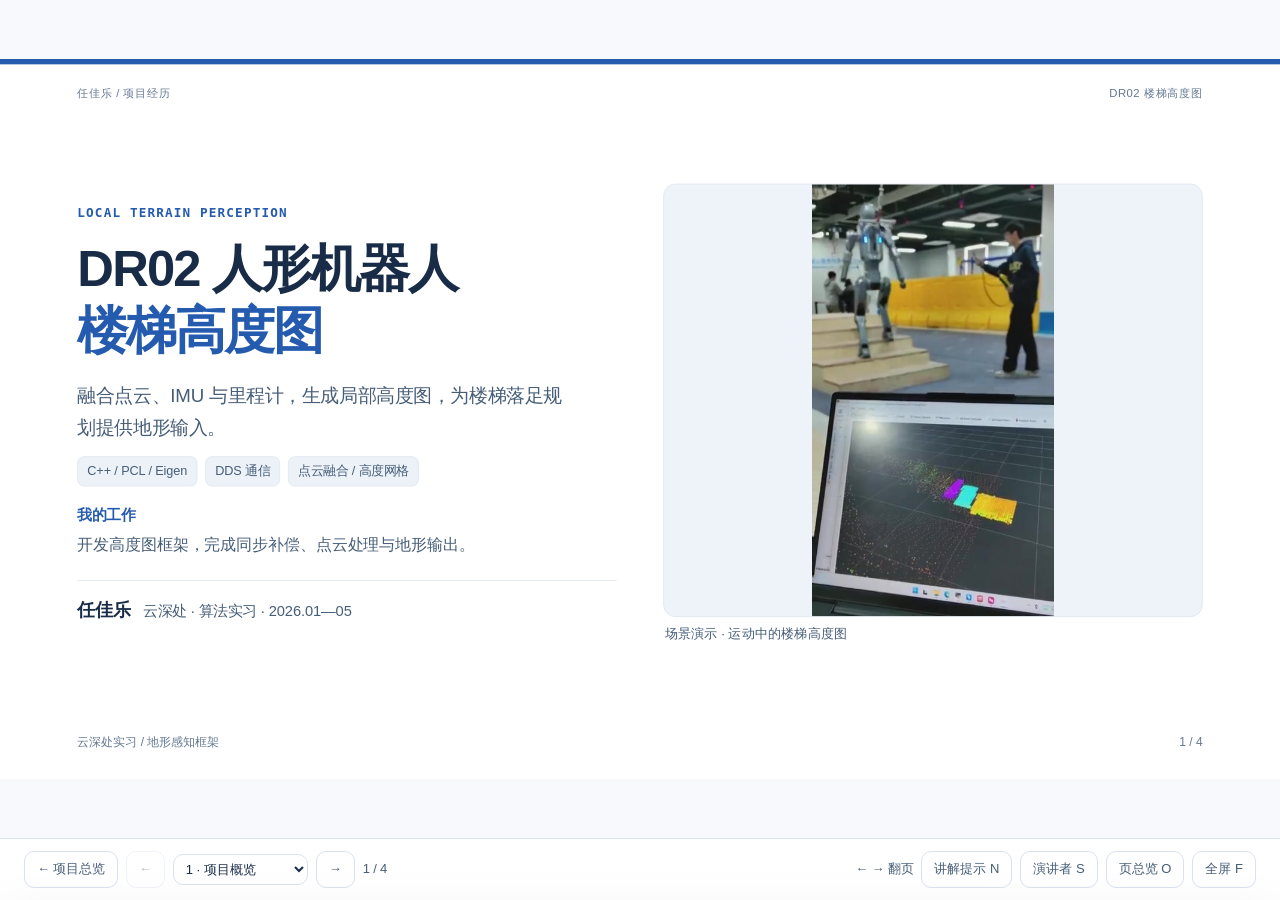
<file: DR02高度图/index.html>
<!DOCTYPE html>
<html lang="zh-CN" data-themes="engineering,corporate-clean,tokyo-night" data-theme-base="../assets/themes/">
<head><meta charset="utf-8"><meta name="viewport" content="width=device-width,initial-scale=1"><meta name="description" content="任佳乐：DR02 楼梯高度图项目介绍"><title>DR02 楼梯高度图 · 任佳乐</title>
<link rel="stylesheet" href="../assets/base.css"><link rel="stylesheet" id="theme-link" href="../assets/engineering.css"><link rel="stylesheet" href="../assets/animations/animations.css"><link rel="stylesheet" href="../assets/presenter-template.css"><link rel="stylesheet" href="../assets/project.css"></head>
<body class="tpl-presenter-mode-reveal" data-project="terrain"><div class="deck" data-w="1920" data-h="1080"><section class="slide cover is-active" data-title="项目概览"><div class="deck-header"><span>任佳乐 / 项目经历</span><span>DR02 楼梯高度图</span></div><div class="cover-grid"><div><p class="kicker">LOCAL TERRAIN PERCEPTION</p><h1 class="h1">DR02 人形机器人<br><span class="accent">楼梯高度图</span></h1><p class="lede">融合点云、IMU 与里程计，生成局部高度图，为楼梯落足规划提供地形输入。</p><div class="chips"><span class="pill">C++ / PCL / Eigen</span><span class="pill">DDS 通信</span><span class="pill">点云融合 / 高度网格</span></div><p class="contribution"><b>我的工作</b>开发高度图框架，完成同步补偿、点云处理与地形输出。</p><div class="identity"><strong>任佳乐</strong>云深处 · 算法实习 · 2026.01—05</div></div><div class="visual"><figure class="img-frame contain "><img src="../assets/media/terrain.jpg" alt="场景演示 · 运动中的楼梯高度图"></figure><p class="img-cap">场景演示 · 运动中的楼梯高度图</p></div></div><div class="deck-footer"><span>云深处实习 / 地形感知框架</span><span class="slide-number" data-current="1" data-total="4"></span></div><aside class="notes"><p>这是我在<strong>云深处感知组</strong>开发的人形机器人楼梯高度图框架。它把点云、IMU 和里程计转成局部地形表达，供下游落足规划使用，应用场景是上下楼梯和台阶通行。</p><p>我的工作包括<strong>输入同步、姿态补偿、点云融合和高度图输出</strong>。使用 C++、PCL 和 Eigen 处理点云，通过 DDS 对接其他模块。接下来说明运动中的观测怎样转换成一致的地形输入。</p></aside></section><section class="slide  " data-title="整体框架"><div class="deck-header"><span>任佳乐 / 项目经历</span><span>DR02 楼梯高度图</span></div><p class="kicker">SYSTEM / 整体框架</p><h2 class="h2">三路传感器输入，一条地形生成链路</h2><p class="subline">先统一时间与坐标，再融合观测并输出局部高度图。</p><div class="arch"><div class="tier "><div class="tname">传感器输入</div><div class="cells three"><div class="cell"><h4>点云</h4><p>空间采样与时间戳</p></div><div class="cell"><h4>IMU</h4><p>机身姿态四元数</p></div><div class="cell"><h4>里程计</h4><p>常规位姿与高频位姿</p></div></div></div><div class="lane">↓ 将运动中的点云对齐到一致的处理坐标</div><div class="tier hl"><div class="tname">地形处理</div><div class="cells three"><div class="cell"><h4>同步与重力对齐</h4><p>姿态插值 / 运动补偿</p></div><div class="cell"><h4>点云融合</h4><p>滤波 / 多帧累积 / 射线清理</p></div><div class="cell"><h4>高度网格</h4><p>高度估计 / 邻域补洞</p></div></div></div><div class="lane">↓ 结合高频位姿补偿，更新当前局部地形</div><div class="tier "><div class="tname">地形输出</div><div class="cells two"><div class="cell"><h4>局部高度点云</h4><p>5 cm 网格，通过 DDS 发布</p></div><div class="cell"><h4>下游落足规划</h4><p>结合当前位姿使用地形信息</p></div></div></div></div><div class="deck-footer"><span>云深处实习 / 地形感知框架</span><span class="slide-number" data-current="2" data-total="4"></span></div><aside class="notes"><p>输入包括<strong>点云、IMU 和里程计</strong>。机器人上楼梯时姿态变化明显，所以先同步时间，再用姿态插值和重力对齐让不同帧的观测处于一致坐标。</p><p>接着做点云滤波、多帧融合和历史清理，再转成高度网格并补充稀疏区域。最终通过 DDS 发布局部高度点云，高频位姿补偿让输出跟随当前机器人状态。下游落足规划从这个模块获得台阶位置与台面高度信息。</p></aside></section><section class="slide  " data-title="核心思路"><div class="deck-header"><span>任佳乐 / 项目经历</span><span>DR02 楼梯高度图</span></div><p class="kicker">METHOD / 核心思路</p><h2 class="h2">对齐运动，融合地形，估计高度</h2><p class="subline">同时处理机身姿态变化、观测缺口和历史点残留。</p><div class="grid g3"><div class="card card-accent"><span class="num">01</span><h4>让观测保持一致</h4><p>同步点云与姿态，插值四元数并做重力对齐；输出阶段补偿当前位姿。</p></div><div class="card card-accent"><span class="num">02</span><h4>补全有效地形</h4><p>裁剪、法线过滤与降采样后累积多帧；八叉树多线程射线清理历史残留。</p></div><div class="card card-accent"><span class="num">03</span><h4>形成高度网格</h4><p>每格用 z 值的 80% 分位数估计高度，邻域补洞处理稀疏区域。</p></div></div><div class="process-strip"><h3>处理主线</h3><div class="chain"><b>时间 / 坐标对齐</b><span aria-hidden="true">→</span><b>滤波与多帧融合</b><span aria-hidden="true">→</span><b>网格高度估计</b><span aria-hidden="true">→</span><b>局部地形发布</b></div></div><div class="deck-footer"><span>云深处实习 / 地形感知框架</span><span class="slide-number" data-current="3" data-total="4"></span></div><aside class="notes"><p>核心可以概括为<strong>对齐、融合和高度估计</strong>。先补偿姿态变化，避免同一台阶在不同帧中错位。然后筛选地面和台面，用多帧观测补充遮挡区域，同时以射线清理减少过时点残留。</p><p>最后把点云放进网格，每格根据 z 值分位数估计高度，再用邻域补洞处理缺口。这样将原始空间采样转换为规划更容易使用的局部地形表达。下面的视频展示这条链路在楼梯场景中的运行。</p></aside></section><section class="slide  " data-title="楼梯场景演示"><div class="deck-header"><span>任佳乐 / 项目经历</span><span>DR02 楼梯高度图</span></div><p class="kicker">DEMO / 楼梯场景</p><h2 class="h2">运动中的高度图更新</h2><p class="subline">上下楼梯素材展示局部地形的层次、补偿与持续更新。</p><div class="split"><div><figure class="img-frame media-frame"><video controls playsinline preload="none" data-src="../assets/media/terrain.mp4" poster="../assets/media/terrain.jpg" aria-label="上下楼梯高度图展示">浏览器不支持视频，请打开本地 MP4。</video></figure><p class="img-cap">上下楼梯场景 · 高度图模块输出</p></div><div class="brief"><div class="point"><h4>台阶层次</h4><p>以局部高度表达呈现不同台面的高度关系。</p></div><div class="point"><h4>运动补偿</h4><p>机器人姿态变化时，持续对齐地形观测。</p></div><div class="point"><h4>局部更新</h4><p>随着机器人靠近楼梯，更新前方地形输入。</p></div></div></div><div class="deck-footer"><span>云深处实习 / 地形感知框架</span><span class="slide-number" data-current="4" data-total="4"></span></div><aside class="notes"><p>这段视频围绕<strong>高度图输出</strong>来讲。先看不同台面是否在地图中形成高度层次，再看机器人姿态变化时地形表达如何更新，最后看靠近楼梯时前方观测的覆盖。</p><p>我的模块负责提供地形输入，视频里重点说明它怎样处理运动中的点云，并将结果送给落足规划。可以按岗位关注点，继续展开同步补偿、多帧融合或者高度估计中的任一环节。</p></aside></section></div><nav class="deck-tools" aria-label="展示控制"><div class="tool-group"><a href="../项目展示.html">← 项目总览</a><button id="prev-slide" aria-label="上一页">←</button><select id="slide-select" aria-label="跳转页面"></select><button id="next-slide" aria-label="下一页">→</button><span id="slide-position"></span></div><div class="tool-group"><span class="keyhint">← → 翻页</span><button data-key="n">讲解提示 N</button><button data-key="s" class="extra-tool">演讲者 S</button><button data-key="o" class="extra-tool">页总览 O</button><button data-key="f">全屏 F</button></div></nav><script src="../assets/runtime.js"></script><script src="../assets/project.js"></script></body>
</html>
</file>
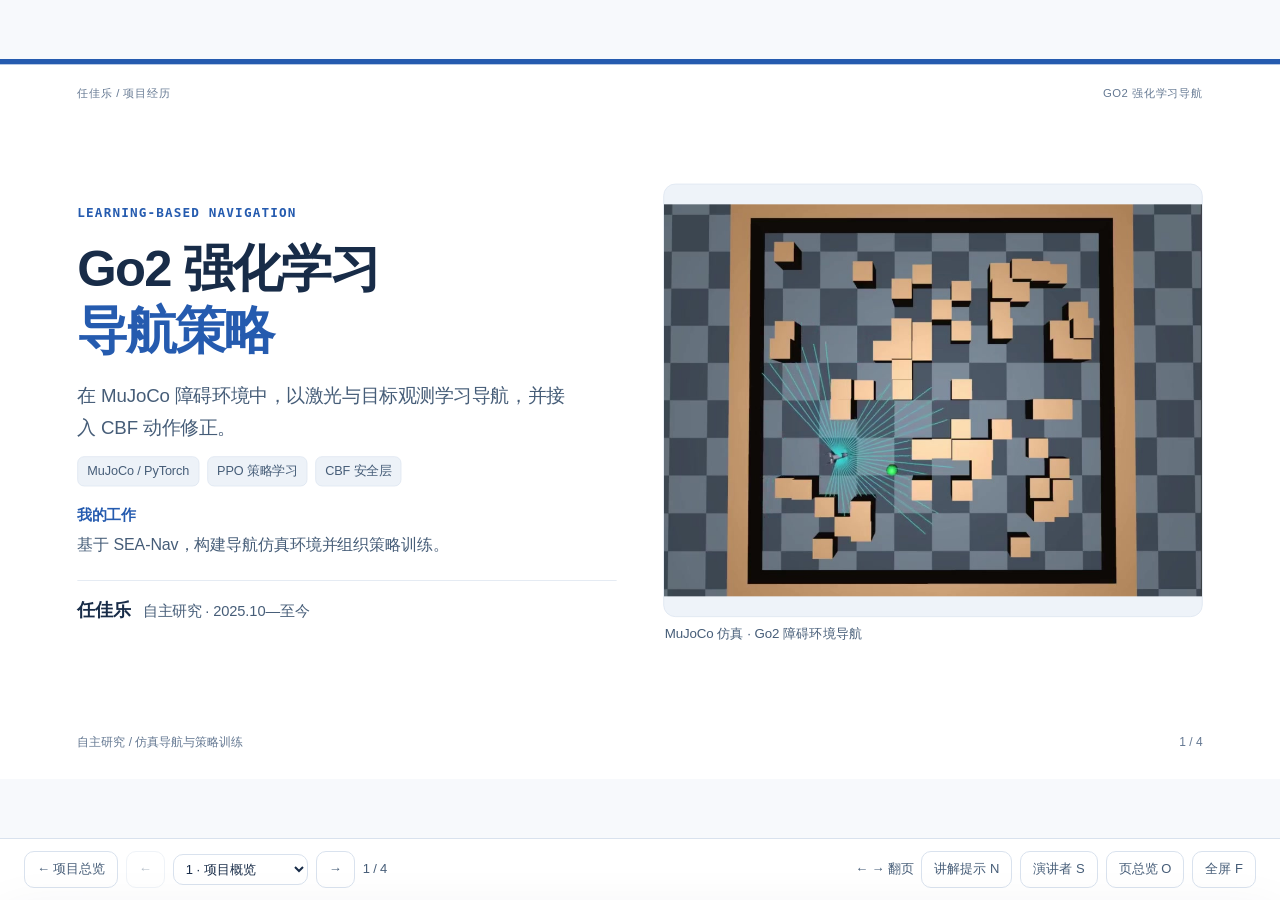
<file: Go2强化学习导航/index.html>
<!DOCTYPE html>
<html lang="zh-CN" data-themes="engineering,corporate-clean,tokyo-night" data-theme-base="../assets/themes/">
<head><meta charset="utf-8"><meta name="viewport" content="width=device-width,initial-scale=1"><meta name="description" content="任佳乐：Go2 强化学习导航项目介绍"><title>Go2 强化学习导航 · 任佳乐</title>
<link rel="stylesheet" href="../assets/base.css"><link rel="stylesheet" id="theme-link" href="../assets/engineering.css"><link rel="stylesheet" href="../assets/animations/animations.css"><link rel="stylesheet" href="../assets/presenter-template.css"><link rel="stylesheet" href="../assets/project.css"></head>
<body class="tpl-presenter-mode-reveal" data-project="go2"><div class="deck" data-w="1920" data-h="1080"><section class="slide cover is-active" data-title="项目概览"><div class="deck-header"><span>任佳乐 / 项目经历</span><span>Go2 强化学习导航</span></div><div class="cover-grid"><div><p class="kicker">LEARNING-BASED NAVIGATION</p><h1 class="h1">Go2 强化学习<br><span class="accent">导航策略</span></h1><p class="lede">在 MuJoCo 障碍环境中，以激光与目标观测学习导航，并接入 CBF 动作修正。</p><div class="chips"><span class="pill">MuJoCo / PyTorch</span><span class="pill">PPO 策略学习</span><span class="pill">CBF 安全层</span></div><p class="contribution"><b>我的工作</b>基于 SEA-Nav，构建导航仿真环境并组织策略训练。</p><div class="identity"><strong>任佳乐</strong>自主研究 · 2025.10—至今</div></div><div class="visual"><figure class="img-frame contain "><img src="../assets/media/go2.jpg" alt="MuJoCo 仿真 · Go2 障碍环境导航"></figure><p class="img-cap">MuJoCo 仿真 · Go2 障碍环境导航</p></div></div><div class="deck-footer"><span>自主研究 / 仿真导航与策略训练</span><span class="slide-number" data-current="1" data-total="4"></span></div><aside class="notes"><p>这是我的<strong>Go2 强化学习导航</strong>研究项目，基于 SEA-Nav 参考框架，在 MuJoCo 中构建障碍导航任务。目标是让机器人根据激光和局部目标信息生成导航速度，再用 CBF 层修正动作。</p><p>我的工作围绕<strong>仿真环境、奖励设计与训练组织</strong>展开。上层使用 PyTorch 和 PPO 学习目标导航，底层用冻结的四足运动控制器执行。接下来说明观测如何经过策略与安全层变成机器人运动。</p></aside></section><section class="slide  " data-title="整体框架"><div class="deck-header"><span>任佳乐 / 项目经历</span><span>Go2 强化学习导航</span></div><p class="kicker">SYSTEM / 整体框架</p><h2 class="h2">上层学导航，底层执行四足运动</h2><p class="subline">策略生成速度指令，经 CBF 修正后交给冻结的 SLR 运动控制器。</p><div class="arch"><div class="tier "><div class="tname">导航观测</div><div class="cells three"><div class="cell"><h4>41 束激光</h4><p>局部障碍距离</p></div><div class="cell"><h4>局部目标</h4><p>机器人坐标系下的目标</p></div><div class="cell"><h4>10 帧历史</h4><p>导航状态与运动信息</p></div></div></div><div class="lane">↓ 融合环境、目标和历史，形成策略输入</div><div class="tier hl"><div class="tname">导航策略</div><div class="cells three"><div class="cell"><h4>时序编码</h4><p>提取历史观测特征</p></div><div class="cell"><h4>PPO 策略</h4><p>输出平移与转向指令</p></div><div class="cell"><h4>CBF 安全层</h4><p>利用距离约束修正动作</p></div></div></div><div class="lane">↓ 运动产生新状态与奖励，形成训练闭环</div><div class="tier "><div class="tname">执行与训练</div><div class="cells two"><div class="cell"><h4>SLR + MuJoCo</h4><p>执行速度，返回新观测</p></div><div class="cell"><h4>轨迹与奖励</h4><p>采集当前策略轨迹，更新 PPO</p></div></div></div></div><div class="deck-footer"><span>自主研究 / 仿真导航与策略训练</span><span class="slide-number" data-current="2" data-total="4"></span></div><aside class="notes"><p>整体采用<strong>分层控制</strong>。上层输入 41 束激光、局部目标和 10 帧历史，编码后由 PPO 策略生成平移与转向指令。CBF 层依据局部障碍距离约束，在执行前修正动作。</p><p>底层冻结 SLR 运动控制器，负责将速度指令转成四足运动，MuJoCo 返回新观测和奖励。训练采集当前策略的新轨迹更新 PPO。这样研究重点集中在目标导航和避障行为，而底层运动能力由已有控制器承担。</p></aside></section><section class="slide  " data-title="训练思路"><div class="deck-header"><span>任佳乐 / 项目经历</span><span>Go2 强化学习导航</span></div><p class="kicker">METHOD / 训练思路</p><h2 class="h2">随机任务、目标奖励与鲁棒性训练</h2><p class="subline">让策略在不同障碍布局和感知扰动下学习导航行为。</p><div class="grid g3"><div class="card card-accent"><span class="num">01</span><h4>构建导航任务</h4><p>随机障碍与目标采样，生成激光观测；碰撞检测和自动重置支撑连续训练。</p></div><div class="card card-accent"><span class="num">02</span><h4>引导目标行为</h4><p>奖励围绕目标趋近、方向引导和任务终止设计，PPO 学习导航速度策略。</p></div><div class="card card-accent"><span class="num">03</span><h4>组织鲁棒性训练</h4><p>加入感知延迟与噪声；碰撞后恢复历史状态，用当前策略采集新轨迹。</p></div></div><div class="process-strip"><h3>分阶段训练任务</h3><div class="chain"><b>warmup · 目标跟踪</b><span aria-hidden="true">→</span><b>sparse · 稀疏障碍</b><span aria-hidden="true">→</span><b>room · 房间导航</b></div></div><div class="deck-footer"><span>自主研究 / 仿真导航与策略训练</span><span class="slide-number" data-current="3" data-total="4"></span></div><aside class="notes"><p>训练从<strong>任务、奖励和扰动</strong>三方面组织。环境随机生成障碍和目标，并提供激光观测、碰撞检测与自动重置。奖励引导目标趋近、方向选择和任务结束，帮助 PPO 学习导航动作。</p><p>任务分为目标跟踪、稀疏障碍和房间导航，同时加入感知延迟与噪声。碰撞重试会恢复历史状态，再用当前策略采集新轨迹。下面的视频展示机器人在这个 MuJoCo 任务环境中的导航运行。</p></aside></section><section class="slide  " data-title="仿真运行演示"><div class="deck-header"><span>任佳乐 / 项目经历</span><span>Go2 强化学习导航</span></div><p class="kicker">DEMO / MuJoCo 仿真</p><h2 class="h2">激光观测驱动的导航行为</h2><p class="subline">训练演示视频展示 Go2 在障碍环境中的运动过程。</p><div class="split"><div><figure class="img-frame media-frame"><video controls playsinline preload="none" data-src="../assets/media/go2.mp4" poster="../assets/media/go2.jpg" aria-label="Go2 强化学习导航训练演示">浏览器不支持视频，请打开本地 MP4。</video></figure><p class="img-cap">MuJoCo 仿真 · 导航策略运行过程</p></div><div class="brief"><div class="point"><h4>环境感知</h4><p>激光距离与局部目标共同输入导航策略。</p></div><div class="point"><h4>导航动作</h4><p>观察障碍附近的转向与绕行，以及目标方向上的运动。</p></div><div class="point"><h4>分层执行</h4><p>上层生成导航速度，底层四足控制器执行运动。</p></div></div></div><div class="deck-footer"><span>自主研究 / 仿真导航与策略训练</span><span class="slide-number" data-current="4" data-total="4"></span></div><aside class="notes"><p>这段是<strong>MuJoCo 训练演示</strong>，用于直观介绍导航策略怎样驱动四足机器人。可以先观察机器人朝目标方向的运动，再看它靠近障碍时如何转向和绕行。</p><p>把画面与框架连接起来：激光和目标输入上层策略，动作经过 CBF 修正，再由底层运动控制器执行。讲解重点是导航方法与仿真运行流程，可以按面试官关注点展开观测结构、奖励或训练任务设计。</p></aside></section></div><nav class="deck-tools" aria-label="展示控制"><div class="tool-group"><a href="../项目展示.html">← 项目总览</a><button id="prev-slide" aria-label="上一页">←</button><select id="slide-select" aria-label="跳转页面"></select><button id="next-slide" aria-label="下一页">→</button><span id="slide-position"></span></div><div class="tool-group"><span class="keyhint">← → 翻页</span><button data-key="n">讲解提示 N</button><button data-key="s" class="extra-tool">演讲者 S</button><button data-key="o" class="extra-tool">页总览 O</button><button data-key="f">全屏 F</button></div></nav><script src="../assets/runtime.js"></script><script src="../assets/project.js"></script></body>
</html>
</file>
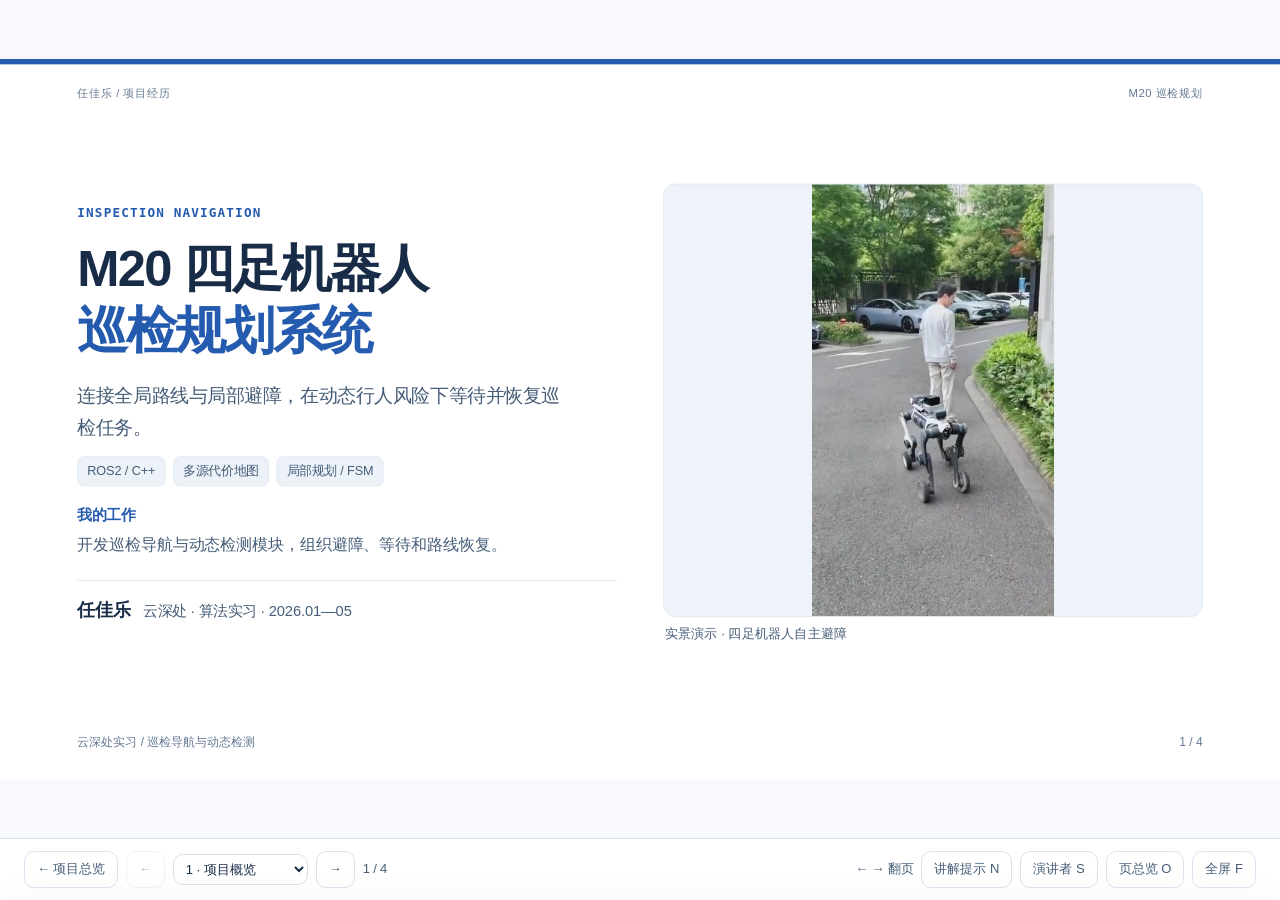
<file: M20巡检/index.html>
<!DOCTYPE html>
<html lang="zh-CN" data-themes="engineering,corporate-clean,tokyo-night" data-theme-base="../assets/themes/">
<head><meta charset="utf-8"><meta name="viewport" content="width=device-width,initial-scale=1"><meta name="description" content="任佳乐：M20 巡检规划项目介绍"><title>M20 巡检规划 · 任佳乐</title>
<link rel="stylesheet" href="../assets/base.css"><link rel="stylesheet" id="theme-link" href="../assets/engineering.css"><link rel="stylesheet" href="../assets/animations/animations.css"><link rel="stylesheet" href="../assets/presenter-template.css"><link rel="stylesheet" href="../assets/project.css"></head>
<body class="tpl-presenter-mode-reveal" data-project="m20"><div class="deck" data-w="1920" data-h="1080"><section class="slide cover is-active" data-title="项目概览"><div class="deck-header"><span>任佳乐 / 项目经历</span><span>M20 巡检规划</span></div><div class="cover-grid"><div><p class="kicker">INSPECTION NAVIGATION</p><h1 class="h1">M20 四足机器人<br><span class="accent">巡检规划系统</span></h1><p class="lede">连接全局路线与局部避障，在动态行人风险下等待并恢复巡检任务。</p><div class="chips"><span class="pill">ROS2 / C++</span><span class="pill">多源代价地图</span><span class="pill">局部规划 / FSM</span></div><p class="contribution"><b>我的工作</b>开发巡检导航与动态检测模块，组织避障、等待和路线恢复。</p><div class="identity"><strong>任佳乐</strong>云深处 · 算法实习 · 2026.01—05</div></div><div class="visual"><figure class="img-frame contain "><img src="../assets/media/m20-avoid.jpg" alt="实景演示 · 四足机器人自主避障"></figure><p class="img-cap">实景演示 · 四足机器人自主避障</p></div></div><div class="deck-footer"><span>云深处实习 / 巡检导航与动态检测</span><span class="slide-number" data-current="1" data-total="4"></span></div><aside class="notes"><p>这是我在<strong>云深处</strong>实习期间开发的 M20 巡检导航系统。场景是园区、公园等环境：机器人沿已有全局路线执行任务，同时处理临时障碍和动态行人。</p><p>我的工作围绕<strong>巡检规划和动态检测</strong>，包括局部路径搜索、行为状态切换以及数据调度。技术上使用 ROS2、C++ 和多源代价地图，让局部避障之后能继续接回原有巡检路线。接下来先看系统结构。</p></aside></section><section class="slide  " data-title="整体框架"><div class="deck-header"><span>任佳乐 / 项目经历</span><span>M20 巡检规划</span></div><p class="kicker">SYSTEM / 整体框架</p><h2 class="h2">环境数据、行为决策与局部规划协同</h2><p class="subline">统一环境表达，由状态机选择当前规划行为。</p><div class="arch"><div class="tier "><div class="tname">规划输入</div><div class="cells three"><div class="cell"><h4>环境地图</h4><p>可通行域 / 障碍代价</p></div><div class="cell"><h4>任务与定位</h4><p>全局路线 / 当前位姿</p></div><div class="cell"><h4>动态信息</h4><p>行人 / 安全区 / 路径预览</p></div></div></div><div class="lane">↓ 整理环境快照与前向参考路径</div><div class="tier hl"><div class="tname">规划模块</div><div class="cells three"><div class="cell"><h4>DataManager</h4><p>缓存数据，更新代价地图</p></div><div class="cell"><h4>Navigation FSM</h4><p>跟随 / 避障 / 恢复 / 等待</p></div><div class="cell"><h4>LocalPlanner</h4><p>扇形搜索，多项代价评价</p></div></div></div><div class="lane">↓ 输出路径和模式，执行后持续更新输入</div><div class="tier "><div class="tname">规划输出</div><div class="cells two"><div class="cell"><h4>局部路径</h4><p>提供下游路径跟随输入</p></div><div class="cell"><h4>行为与速度模式</h4><p>选择通行、等待或末端到点</p></div></div></div></div><div class="deck-footer"><span>云深处实习 / 巡检导航与动态检测</span><span class="slide-number" data-current="2" data-total="4"></span></div><aside class="notes"><p>这里按<strong>数据管理、导航状态机和局部规划</strong>划分模块。输入既有全局路线和位姿，也有可通行区域、障碍代价和动态行人信息。DataManager 把这些数据组织成规划可用的环境。</p><p>状态机决定是跟随、避障、恢复还是等待，LocalPlanner 搜索并评价候选路径。最终输出局部路径以及行为和速度模式，交给下游跟随执行。输入回调、地图更新和规划独立调度，减少高频数据与规划计算互相阻塞。</p></aside></section><section class="slide  " data-title="核心思路"><div class="deck-header"><span>任佳乐 / 项目经历</span><span>M20 巡检规划</span></div><p class="kicker">METHOD / 核心思路</p><h2 class="h2">用路径处理障碍，用状态管理任务</h2><p class="subline">绕开局部障碍后衔接原路线；动态风险出现时停车等待。</p><div class="grid g3"><div class="card card-accent"><span class="num">01</span><h4>局部路径搜索</h4><p>提取前向参考路径，在扇形区域搜索候选；结合方向、安全与障碍缓冲评价。</p></div><div class="card card-accent"><span class="num">02</span><h4>动态行人避让</h4><p>结合安全区内的行人位置和速度判断风险，必要时进入等待状态。</p></div><div class="card card-accent"><span class="num">03</span><h4>保持任务连续</h4><p>避障后恢复全局路线；接近目标后切换精确到点，完成末端调整。</p></div></div><div class="process-strip"><h3>行为切换</h3><div class="chain"><b>全局跟随</b><span aria-hidden="true">→</span><b>局部避障 / 动态等待</b><span aria-hidden="true">→</span><b>全局恢复</b><span aria-hidden="true">→</span><b>跟随 / 精确到点</b></div></div><div class="deck-footer"><span>云深处实习 / 巡检导航与动态检测</span><span class="slide-number" data-current="3" data-total="4"></span></div><aside class="notes"><p>第一部分是<strong>找路</strong>：从全局路线提取前向参考，在扇形区域搜索局部候选，再按方向、安全与障碍缓冲选择路径。第二部分是<strong>决定何时走</strong>：动态行人有风险时，状态机可以选择等待。</p><p>第三部分是持续完成任务。绕过障碍后重新衔接全局路线，接近终点时做精确到点。图中的主线概括常见行为，实际切换由当前路径和环境风险决定。下面用现场视频展示这些规划行为及应用场景。</p></aside></section><section class="slide  " data-title="现场运行演示"><div class="deck-header"><span>任佳乐 / 项目经历</span><span>M20 巡检规划</span></div><p class="kicker">DEMO / 现场运行</p><h2 class="h2">避障、巡航与不同现场场景</h2><p class="subline">四段视频集中展示任务运行与应用环境，可使用播放器全屏查看。</p><div class="gal gal-four"><div><figure class="img-frame media-frame"><video controls playsinline preload="none" data-src="../assets/media/m20-avoid.mp4" poster="../assets/media/m20-avoid.jpg" aria-label="自主避障 · 局部路径处理">浏览器不支持视频，请打开本地 MP4。</video></figure><figcaption>自主避障 · 局部路径处理</figcaption></div><div><figure class="img-frame media-frame"><video controls playsinline preload="none" data-src="../assets/media/m20-patrol.mp4" poster="../assets/media/m20-patrol.jpg" aria-label="巡航与回充 · 平台集成演示">浏览器不支持视频，请打开本地 MP4。</video></figure><figcaption>巡航与回充 · 平台集成演示</figcaption></div><div><figure class="img-frame media-frame"><video controls playsinline preload="none" data-src="../assets/media/m20-night.mp4" poster="../assets/media/m20-night.jpg" aria-label="夜间场景 · 巡检运行素材">浏览器不支持视频，请打开本地 MP4。</video></figure><figcaption>夜间场景 · 巡检运行素材</figcaption></div><div><figure class="img-frame media-frame"><video controls playsinline preload="none" data-src="../assets/media/m20-water.mp4" poster="../assets/media/m20-water.jpg" aria-label="复杂水域周边 · 现场运行素材">浏览器不支持视频，请打开本地 MP4。</video></figure><figcaption>复杂水域周边 · 现场运行素材</figcaption></div></div><div class="deck-footer"><span>云深处实习 / 巡检导航与动态检测</span><span class="slide-number" data-current="4" data-total="4"></span></div><aside class="notes"><p>这页将四段素材放在一起，可以优先播放<strong>自主避障</strong>，结合状态机说明路径受阻时的局部处理。巡航与回充是平台集成演示，展示巡检任务在整机系统中的运行过程。</p><p>夜间和水域周边素材补充实际应用环境。可以根据岗位关注点选择一到两段播放，将讲解重点放在我的巡检规划与动态检测工作：如何利用地图约束、怎样处理风险，以及避障后怎样继续任务。</p></aside></section></div><nav class="deck-tools" aria-label="展示控制"><div class="tool-group"><a href="../项目展示.html">← 项目总览</a><button id="prev-slide" aria-label="上一页">←</button><select id="slide-select" aria-label="跳转页面"></select><button id="next-slide" aria-label="下一页">→</button><span id="slide-position"></span></div><div class="tool-group"><span class="keyhint">← → 翻页</span><button data-key="n">讲解提示 N</button><button data-key="s" class="extra-tool">演讲者 S</button><button data-key="o" class="extra-tool">页总览 O</button><button data-key="f">全屏 F</button></div></nav><script src="../assets/runtime.js"></script><script src="../assets/project.js"></script></body>
</html>
</file>
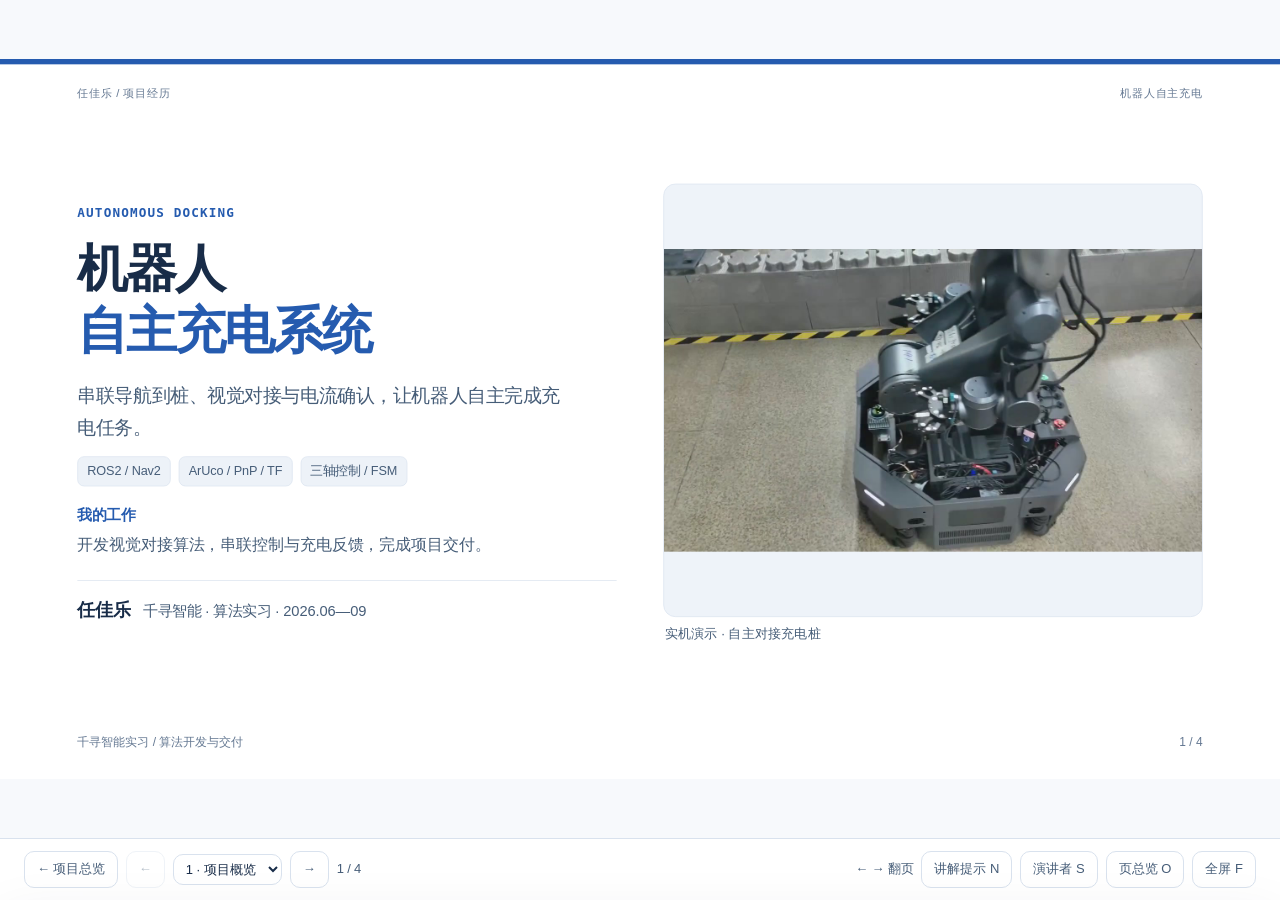
<file: 自动回充/index.html>
<!DOCTYPE html>
<html lang="zh-CN" data-themes="engineering,corporate-clean,tokyo-night" data-theme-base="../assets/themes/">
<head><meta charset="utf-8"><meta name="viewport" content="width=device-width,initial-scale=1"><meta name="description" content="任佳乐：机器人自主充电项目介绍"><title>机器人自主充电 · 任佳乐</title>
<link rel="stylesheet" href="../assets/base.css"><link rel="stylesheet" id="theme-link" href="../assets/engineering.css"><link rel="stylesheet" href="../assets/animations/animations.css"><link rel="stylesheet" href="../assets/presenter-template.css"><link rel="stylesheet" href="../assets/project.css"></head>
<body class="tpl-presenter-mode-reveal" data-project="charge"><div class="deck" data-w="1920" data-h="1080"><section class="slide cover is-active" data-title="项目概览"><div class="deck-header"><span>任佳乐 / 项目经历</span><span>机器人自主充电</span></div><div class="cover-grid"><div><p class="kicker">AUTONOMOUS DOCKING</p><h1 class="h1">机器人<br><span class="accent">自主充电系统</span></h1><p class="lede">串联导航到桩、视觉对接与电流确认，让机器人自主完成充电任务。</p><div class="chips"><span class="pill">ROS2 / Nav2</span><span class="pill">ArUco / PnP / TF</span><span class="pill">三轴控制 / FSM</span></div><p class="contribution"><b>我的工作</b>开发视觉对接算法，串联控制与充电反馈，完成项目交付。</p><div class="identity"><strong>任佳乐</strong>千寻智能 · 算法实习 · 2026.06—09</div></div><div class="visual"><figure class="img-frame contain "><img src="../assets/media/charge-real.jpg" alt="实机演示 · 自主对接充电桩"></figure><p class="img-cap">实机演示 · 自主对接充电桩</p></div></div><div class="deck-footer"><span>千寻智能实习 / 算法开发与交付</span><span class="slide-number" data-current="1" data-total="4"></span></div><aside class="notes"><p>这个项目是我在<strong>千寻智能</strong>实习期间开发的自主充电系统。机器人先导航到充电桩附近，再用视觉测量接口的相对位置，通过底盘调整完成对接，最后读取电池电流确认充电。</p><p>我的工作覆盖<strong>视觉定位、伺服对接和任务管理</strong>，并完成算法交付。使用 ROS2 连接各模块，Nav2 负责接近充电桩，近距离对接由视觉与控制闭环完成。接下来用框架图说明这条任务链。</p></aside></section><section class="slide  " data-title="整体框架"><div class="deck-header"><span>任佳乐 / 项目经历</span><span>机器人自主充电</span></div><p class="kicker">SYSTEM / 整体框架</p><h2 class="h2">从导航到桩，到确认充电</h2><p class="subline">ROS2 连接视觉、底盘控制和电池反馈，状态机统一调度。</p><div class="arch"><div class="tier "><div class="tname">任务与输入</div><div class="cells three"><div class="cell"><h4>Nav2 导航</h4><p>到达充电桩附近</p></div><div class="cell"><h4>相机图像</h4><p>识别 ArUco 标记</p></div><div class="cell"><h4>电池反馈</h4><p>gRPC 电流数据</p></div></div></div><div class="lane">↓ 标记位姿转换为底盘控制目标</div><div class="tier hl"><div class="tname">对接系统</div><div class="cells three"><div class="cell"><h4>视觉定位</h4><p>PnP + 三码融合 + TF</p></div><div class="cell"><h4>视觉伺服</h4><p>x / y / yaw 三轴 P 控制</p></div><div class="cell"><h4>充电状态机</h4><p>导航、对接、确认、退桩</p></div></div></div><div class="lane">↓ 停车复检与电流回读，反馈当前任务状态</div><div class="tier "><div class="tname">输出与反馈</div><div class="cells two"><div class="cell"><h4>底盘执行</h4><p>速度指令 → 对准接口</p></div><div class="cell"><h4>任务闭环</h4><p>位姿复检 + 电流确认</p></div></div></div></div><div class="deck-footer"><span>千寻智能实习 / 算法开发与交付</span><span class="slide-number" data-current="2" data-total="4"></span></div><aside class="notes"><p>框架分三层看。输入层包含导航任务、相机图像和电池电流。中间是<strong>视觉定位、视觉伺服和充电状态机</strong>：视觉输出相对目标，伺服输出底盘速度，状态机负责何时启动或结束每一步。</p><p>底部是实际执行与反馈。机器人调整后重新测量位姿，对接后再读电流。这样就把“走到桩旁边”和“实际进入充电”连接起来，各模块也可以分别调试和观察。</p></aside></section><section class="slide  " data-title="核心思路"><div class="deck-header"><span>任佳乐 / 项目经历</span><span>机器人自主充电</span></div><p class="kicker">METHOD / 核心思路</p><h2 class="h2">稳定测量，分阶段对接，反馈确认</h2><p class="subline">将近距离动作组织成“测量—调整—停车复检”的闭环。</p><div class="grid g3"><div class="card card-accent"><span class="num">01</span><h4>视觉目标更稳定</h4><p>ArUco + PnP 解算位姿，融合三码测量；两次检测校验一致性并平均位姿。</p></div><div class="card card-accent"><span class="num">02</span><h4>底盘分阶段调整</h4><p>x、y、yaw 三轴 P 控制：先粗调，停车复检，再根据剩余误差微调。</p></div><div class="card card-accent"><span class="num">03</span><h4>结果由电流确认</h4><p>状态机管理充电确认与退桩，并为检测、等待和对接设置超时出口。</p></div></div><div class="process-strip"><h3>任务流程</h3><div class="chain"><b>导航到桩</b><span aria-hidden="true">→</span><b>视觉对接</b><span aria-hidden="true">→</span><b>电流确认</b><span aria-hidden="true">→</span><b>充电 / 退桩</b></div></div><div class="deck-footer"><span>千寻智能实习 / 算法开发与交付</span><span class="slide-number" data-current="3" data-total="4"></span></div><aside class="notes"><p>核心有三点。第一，视觉端通过<strong>多标记融合和两次检测校验</strong>，减少单次测量抖动。第二，控制端用三轴 P 控制处理横向、纵向和朝向误差，并采用粗调、停车复检、微调的分阶段过程。</p><p>第三，任务完成要有反馈。对接结束后读取电流确认充电，状态机再管理后续退桩。检测和等待都有超时出口。整体思路是把测量、动作和物理反馈串起来，下面看算法运行和实机视频。</p></aside></section><section class="slide  " data-title="运行演示"><div class="deck-header"><span>任佳乐 / 项目经历</span><span>机器人自主充电</span></div><p class="kicker">DEMO / 运行演示</p><h2 class="h2">视觉对接与实机充电</h2><p class="subline">两段视频展示算法运行过程与真实充电桩对接。</p><div class="gal"><div><figure class="img-frame media-frame"><video controls playsinline preload="none" data-src="../assets/media/charge-algorithm.mp4" poster="../assets/media/charge-algorithm.jpg" aria-label="算法运行 · 视觉定位与底盘调整">浏览器不支持视频，请打开本地 MP4。</video></figure><figcaption>算法运行 · 视觉定位与底盘调整</figcaption></div><div><figure class="img-frame media-frame"><video controls playsinline preload="none" data-src="../assets/media/charge-real.mp4" poster="../assets/media/charge-real.jpg" aria-label="实机充电 · 接口对接效果">浏览器不支持视频，请打开本地 MP4。</video></figure><figcaption>实机充电 · 接口对接效果</figcaption></div></div><div class="deck-footer"><span>千寻智能实习 / 算法开发与交付</span><span class="slide-number" data-current="4" data-total="4"></span></div><aside class="notes"><p>这页可以选择播放<strong>算法过程</strong>或者<strong>实机充电</strong>。左边结合前面的闭环，观察视觉测量和底盘调整；右边直接观察机器人接近充电桩并对准接口的过程。</p><p>讲解时围绕三个动作：先获得目标位姿，再调整底盘，最后确认充电。重点是说明自主充电系统如何运转。视频播放后可以根据面试官关注点，继续展开视觉定位或控制调试。</p></aside></section></div><nav class="deck-tools" aria-label="展示控制"><div class="tool-group"><a href="../项目展示.html">← 项目总览</a><button id="prev-slide" aria-label="上一页">←</button><select id="slide-select" aria-label="跳转页面"></select><button id="next-slide" aria-label="下一页">→</button><span id="slide-position"></span></div><div class="tool-group"><span class="keyhint">← → 翻页</span><button data-key="n">讲解提示 N</button><button data-key="s" class="extra-tool">演讲者 S</button><button data-key="o" class="extra-tool">页总览 O</button><button data-key="f">全屏 F</button></div></nav><script src="../assets/runtime.js"></script><script src="../assets/project.js"></script></body>
</html>
</file>
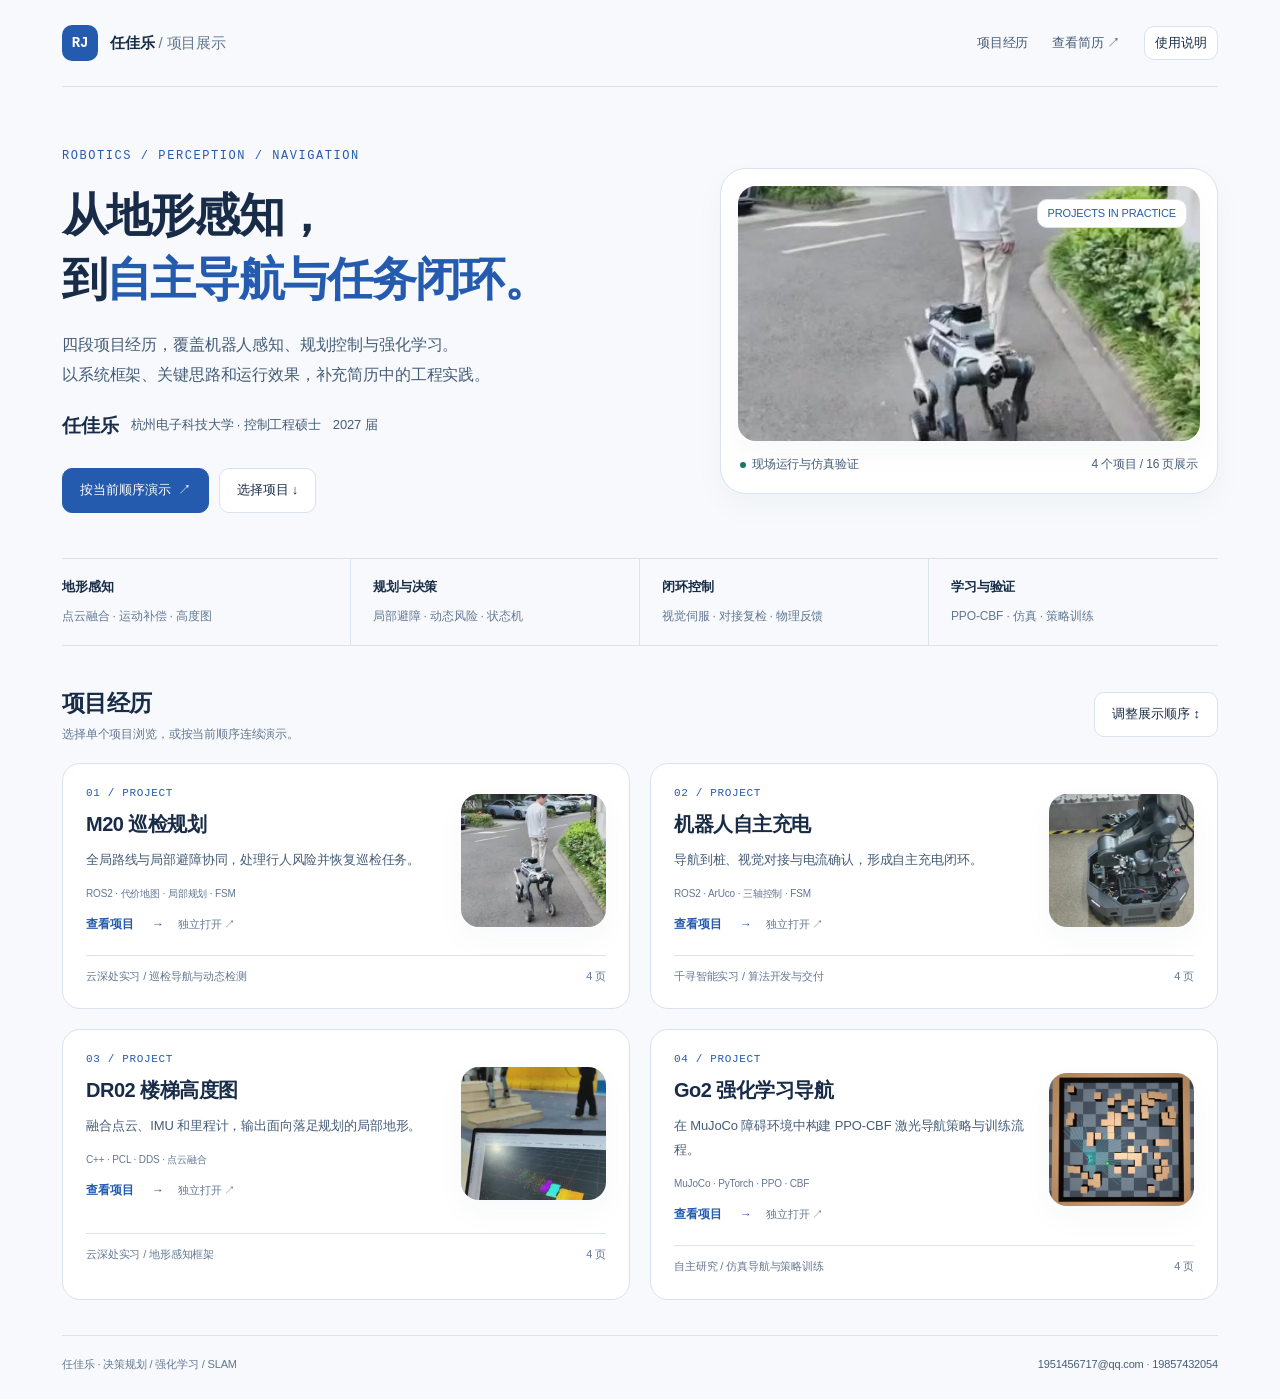
<file: 项目成果展示.html>
<!DOCTYPE html>
<!-- Portal layout adapted from html-ppt's dir-key-nav-minimal and image-gallery templates. -->
<html lang="zh-CN">
<head>
<meta charset="utf-8"><meta name="viewport" content="width=device-width,initial-scale=1">
<title>项目展示 · 任佳乐</title>
<meta name="description" content="任佳乐的机器人项目经历：M20巡检规划、自主充电、DR02楼梯高度图、Go2强化学习导航。">
<link rel="stylesheet" href="assets/base.css"><link rel="stylesheet" href="assets/engineering.css"><link rel="stylesheet" href="assets/portal.css">
</head>
<body class="portal">
<main class="portal-shell" id="portal-main">
  <header class="topbar">
    <a class="brand" href="项目展示.html"><span class="monogram" aria-hidden="true">RJ</span><span>任佳乐 <span style="font-weight:400;color:var(--text-3)">/ 项目展示</span></span></a>
    <nav class="toplinks" aria-label="主导航"><a href="#projects" class="desktop">项目经历</a><a href="任佳乐_简历.pdf" target="_blank" rel="noopener">查看简历 ↗</a><button class="btn" id="show-help" style="padding:6px 10px">使用说明</button></nav>
  </header>
  <section class="hero" aria-labelledby="hero-title">
    <div>
      <p class="eyebrow">ROBOTICS / PERCEPTION / NAVIGATION</p>
      <h1 id="hero-title">从地形感知，<br>到<span>自主导航与任务闭环。</span></h1>
      <p class="intro">四段项目经历，覆盖机器人感知、规划控制与强化学习。<br>以系统框架、关键思路和运行效果，补充简历中的工程实践。</p>
      <div class="who"><b>任佳乐</b><span>杭州电子科技大学 · 控制工程硕士</span><span>2027 届</span></div>
      <div class="action-row"><button class="btn primary" id="start-presentation">按当前顺序演示 <span aria-hidden="true">↗</span></button><a class="btn" href="#projects">选择项目 ↓</a></div>
    </div>
    <div class="hero-visual">
      <figure class="img-frame"><img src="assets/media/m20-avoid.jpg" alt="四足机器人巡检项目的现场演示帧"></figure>
      <span class="cap-label">PROJECTS IN PRACTICE</span>
      <div class="visual-footer"><span><i class="status-dot" aria-hidden="true"></i>现场运行与仿真验证</span><span>4 个项目 / 16 页展示</span></div>
    </div>
  </section>
  <div class="skill-strip" aria-label="项目能力方向">
    <div><b>地形感知</b><span>点云融合 · 运动补偿 · 高度图</span></div>
    <div><b>规划与决策</b><span>局部避障 · 动态风险 · 状态机</span></div>
    <div><b>闭环控制</b><span>视觉伺服 · 对接复检 · 物理反馈</span></div>
    <div><b>学习与验证</b><span>PPO-CBF · 仿真 · 策略训练</span></div>
  </div>
  <section id="projects" aria-labelledby="projects-title">
    <div class="section-head"><div><h2 id="projects-title">项目经历</h2><p>选择单个项目浏览，或按当前顺序连续演示。</p></div><button class="btn" id="edit-order" aria-pressed="false">调整展示顺序 ↕</button></div>
    <div class="edit-bar" id="edit-bar" hidden><span>拖动项目卡片，或用 ↑ ↓ 移动。排序自动保存到本浏览器。</span><div style="display:flex;gap:8px"><button class="btn" id="reset-order">恢复默认</button><button class="btn" id="export-order">导出排序文件</button><button class="btn" id="finish-order">完成</button></div></div>
    <div class="project-grid" id="project-grid"></div>
    <noscript><p>请启用 JavaScript 使用总览与排序功能，也可直接打开子展示：</p><p><a href="M20巡检/index.html">M20巡检</a> / <a href="自动回充/index.html">自动回充</a> / <a href="DR02高度图/index.html">DR02高度图</a> / <a href="Go2强化学习导航/index.html">Go2强化学习导航</a></p></noscript>
  </section>
  <footer class="portal-footer"><span>任佳乐 · 决策规划 / 强化学习 / SLAM</span><span><a href="mailto:1951456717@qq.com">1951456717@qq.com</a> · <a href="tel:19857432054">19857432054</a></span></footer>
</main>
<section class="viewer" id="viewer" hidden aria-label="项目演示">
  <div class="viewer-bar"><div class="viewer-title"><button class="btn" id="close-viewer">← 总览</button><b id="viewer-project-title"></b></div><div class="viewer-tabs" id="viewer-tabs" aria-label="选择项目"></div><div style="display:flex;gap:7px"><a class="btn extra-viewer" id="open-independent" target="_blank" rel="noopener">独立打开 ↗</a><button class="btn" id="viewer-fullscreen">全屏 F</button></div></div>
  <iframe id="project-frame" title="项目介绍展示" allow="fullscreen" allowfullscreen></iframe>
  <div class="viewer-bottom"><div class="nav"><button class="btn" id="previous">← 上一页</button><select id="viewer-slide-select" aria-label="跳转项目页面"></select><button class="btn" id="next">下一页 →</button></div><span id="viewer-page-count" aria-live="polite"></span><div class="nav"><span class="hint">← → 翻页 · Esc 返回</span><button class="btn" id="viewer-notes">讲解提示 N</button><button class="btn extra-viewer" id="viewer-presenter">演讲者 S</button></div></div>
  <div class="viewer-progress" aria-hidden="true"><span id="viewer-progress"></span></div>
</section>
<dialog class="help-dialog" id="help-dialog"><h3>浏览与演示</h3><p>点击项目卡片可在总览内浏览；“独立打开”可单独打开对应子 HTML。连续演示会按当前排序串联四个项目，支持 <strong>← →</strong> 翻页、<strong>F</strong> 全屏、<strong>N</strong> 讲解提示和 <strong>S</strong> 演讲者窗口。讲解提示默认隐藏。</p><p>点击“调整展示顺序”后，可以拖拽或使用上下按钮。排序保存在本浏览器。需要让另一台电脑采用同样顺序时，点击“导出排序文件”，用下载的 <code>展示顺序.js</code> 替换本目录同名文件；也可以直接编辑该文件。</p><p>文件均为本地素材。分享时保留整个“项目展示”文件夹及目录结构，双击 <code>项目展示.html</code> 即可浏览。建议使用 Chrome 或 Edge。</p><form method="dialog"><button class="btn primary">知道了</button></form></dialog>
<div class="toast" id="toast" role="status" hidden></div>
<script src="展示顺序.js"></script><script src="assets/projects.js"></script><script src="assets/portal.js"></script>
</body>
</html>
</file>
<file: assets/base.css>
/* html-ppt :: base.css — reset + shared tokens + layout primitives */
/* Default tokens. Themes in assets/themes/*.css override the :root block. */
:root {
  --bg: #ffffff;
  --bg-soft: #f7f7f8;
  --surface: #ffffff;
  --surface-2: #f2f2f4;
  --border: rgba(0,0,0,.08);
  --border-strong: rgba(0,0,0,.16);
  --text-1: #111216;
  --text-2: #55596a;
  --text-3: #8a8f9e;
  --accent: #3b6cff;
  /* Text drawn on top of an --accent fill. Every theme in assets/themes/
   * and every full-deck style.css overrides this with whichever of white /
   * near-black clears WCAG AA against its own accent — a hardcoded ink
   * cannot, because accents here range from #ffffff to #000000.
   * This default is black rather than white on purpose: against the default
   * --accent #3b6cff, white measures 4.40:1 and black 4.77:1, so only black
   * clears AA for normal text. Reached by any deck that links no theme. */
  --accent-ink: #000000;
  --accent-2: #7a5cff;
  --accent-3: #ff5c8a;
  --good: #1aaf6c;
  --warn: #f5a524;
  --bad:  #e0445a;
  --grad: linear-gradient(135deg,#3b6cff,#7a5cff 55%,#ff5c8a);
  --grad-soft: linear-gradient(135deg,#eef2ff,#f5ecff 55%,#ffeef5);
  --radius: 18px;
  --radius-sm: 12px;
  --radius-lg: 26px;
  --shadow: 0 10px 30px rgba(18,24,40,.08), 0 2px 6px rgba(18,24,40,.04);
  --shadow-lg: 0 24px 60px rgba(18,24,40,.14), 0 6px 16px rgba(18,24,40,.06);
  --font-sans: 'Inter','Noto Sans SC',-apple-system,BlinkMacSystemFont,Helvetica,Arial,sans-serif;
  --font-serif: 'Playfair Display','Noto Serif SC',Georgia,serif;
  --font-mono: 'JetBrains Mono','IBM Plex Mono',SFMono-Regular,Menlo,monospace;
  --font-display: var(--font-sans);
  --letter-tight: -.03em;
  --letter-normal: -.01em;
  --ease: cubic-bezier(.4,0,.2,1);
}

*,*::before,*::after{box-sizing:border-box}
html,body{margin:0;padding:0;background:var(--bg);color:var(--text-1);
  font-family:var(--font-sans);font-weight:400;line-height:1.6;
  -webkit-font-smoothing:antialiased;-moz-osx-font-smoothing:grayscale;
  letter-spacing:var(--letter-normal)}

/* Viewport host: centres the fixed-size design canvas and letterboxes the rest.
   Every px in a slide therefore means the same thing in the browser, in the
   presenter preview, in the overview thumbnail and in a headless render. */
body{width:100vw;height:100vh;overflow:hidden;
  display:flex;align-items:center;justify-content:center}
img,svg,video{max-width:100%;display:block}
a{color:var(--accent);text-decoration:none}
a:hover{text-decoration:underline}
code,kbd,pre,samp{font-family:var(--font-mono)}

/* ================= SLIDE SYSTEM ================= */
/* ================= DESIGN CANVAS =================
   Slides are authored against a FIXED 1920x1080 canvas and scaled to fit the
   viewport by runtime.js (--deck-scale). Before this, .deck was 100vw/100vh
   while type and spacing stayed in absolute px, so a 1512x850 laptop window
   and a 1920x1080 render produced visibly different pages (issue #20).

   Escape hatches:
     <body data-fit="fluid">      -> old behaviour, canvas follows the viewport
     <div class="deck" data-w=".." data-h="..">  -> custom canvas (e.g. 1080x1440 for 3:4)
*/
.deck{position:relative;flex:none;
  width:var(--deck-w,1920px);height:var(--deck-h,1080px);
  overflow:hidden;background:var(--bg);
  transform:scale(var(--deck-scale,1));transform-origin:center center}

/* Opt out: fluid canvas, exactly what the deck did before. */
body[data-fit="fluid"]{display:block}
body[data-fit="fluid"] .deck{width:100vw;height:100vh;transform:none}
.slide{
  position:absolute;inset:0;
  display:flex;flex-direction:column;justify-content:center;
  padding:72px 96px;
  box-sizing:border-box;
  opacity:0;pointer-events:none;
  transition:opacity .5s var(--ease), transform .5s var(--ease);
  transform:translateX(30px);
  overflow:hidden;
}
.slide.is-active{opacity:1;pointer-events:auto;transform:translateX(0);z-index:2}
.slide.is-prev{transform:translateX(-30px)}

/* single-page standalone (used when a layout file is opened directly) */
body.single .slide{position:relative;width:100%;height:100%;opacity:1;transform:none;pointer-events:auto}
body[data-fit="fluid"].single .slide{width:100vw;height:100vh}

/* ================= TYPOGRAPHY ================= */
.eyebrow{font-size:13px;font-weight:500;letter-spacing:.16em;text-transform:uppercase;color:var(--text-3)}
.kicker{font-size:14px;font-weight:600;color:var(--accent);letter-spacing:.08em;text-transform:uppercase}
h1.title,.h1{font-family:var(--font-display);font-size:72px;line-height:1.05;font-weight:800;letter-spacing:var(--letter-tight);margin:0 0 18px;color:var(--text-1)}
h2.title,.h2{font-family:var(--font-display);font-size:54px;line-height:1.1;font-weight:700;letter-spacing:var(--letter-tight);margin:0 0 14px}
h3,.h3{font-size:32px;line-height:1.2;font-weight:600;letter-spacing:var(--letter-normal);margin:0 0 10px}
h4,.h4{font-size:22px;line-height:1.3;font-weight:600;margin:0 0 8px}
.lede{font-size:22px;line-height:1.55;color:var(--text-2);font-weight:300;max-width:62ch}
.dim{color:var(--text-2)}
.dim2{color:var(--text-3)}
.mono{font-family:var(--font-mono)}
.serif{font-family:var(--font-serif)}
.gradient-text{background:var(--grad);-webkit-background-clip:text;background-clip:text;-webkit-text-fill-color:transparent;color:transparent}

/* ================= LAYOUT PRIMITIVES ================= */
.stack>*+*{margin-top:14px}
.row{display:flex;gap:24px;align-items:center}
.row.wrap{flex-wrap:wrap}
.grid{display:grid;gap:24px}
.g2{grid-template-columns:repeat(2,1fr)}
.g3{grid-template-columns:repeat(3,1fr)}
.g4{grid-template-columns:repeat(4,1fr)}
.center{display:flex;align-items:center;justify-content:center;text-align:center}
.fill{flex:1}
.sp-t{padding-top:24px}.sp-b{padding-bottom:24px}
.mt-s{margin-top:8px}.mt-m{margin-top:18px}.mt-l{margin-top:32px}
.mb-s{margin-bottom:8px}.mb-m{margin-bottom:18px}.mb-l{margin-bottom:32px}

/* ================= CARDS ================= */
.card{background:var(--surface);border:1px solid var(--border);border-radius:var(--radius);
  padding:26px 28px;box-shadow:var(--shadow);position:relative;overflow:hidden}
.card-soft{background:var(--surface-2);border:1px solid var(--border)}
.card-outline{background:transparent;border:1.5px solid var(--border-strong);box-shadow:none}
.card-accent{background:var(--surface);border-top:3px solid var(--accent)}
.card-hover{transition:transform .3s var(--ease),box-shadow .3s var(--ease)}
.card-hover:hover{transform:translateY(-4px);box-shadow:var(--shadow-lg)}

.pill{display:inline-block;padding:4px 12px;border-radius:999px;font-size:12px;font-weight:500;
  background:var(--surface-2);color:var(--text-2);border:1px solid var(--border)}
.pill-accent{background:color-mix(in srgb,var(--accent) 12%,transparent);color:var(--accent);border-color:color-mix(in srgb,var(--accent) 28%,transparent)}

/* ================= BARS / DIVIDERS ================= */
.divider{height:1px;background:var(--border);width:100%}
.divider-accent{height:3px;width:72px;background:var(--accent);border-radius:2px}

/* ================= IMAGES (issue #17) =================
 * Framing primitives shared by every image-* layout. The frame owns the
 * aspect ratio and the crop; the <img> just fills it. That's what lets you
 * swap in a photo of any shape without touching the layout.
 *   <figure class="img-frame"><img src="…" alt=""></figure>
 *   .img-frame.contain  -> letterbox instead of crop (screenshots, diagrams,
 *                          logos — anything where cropping loses information)
 *   --img-ratio         -> aspect ratio of the frame (default 16/10)
 *   --img-pos           -> object-position, e.g. "top" to protect a headline
 */
.img-frame{position:relative;margin:0;overflow:hidden;
  border-radius:var(--radius);box-shadow:var(--shadow);background:var(--surface-2);
  aspect-ratio:var(--img-ratio,16/10)}
.img-frame > img{width:100%;height:100%;object-fit:cover;object-position:var(--img-pos,center)}
.img-frame.contain{background:var(--bg-soft);box-shadow:none;border:1px solid var(--border)}
.img-frame.contain > img{object-fit:contain}
.img-frame.fill{height:100%;aspect-ratio:auto}
.img-scrim{position:absolute;inset:0;
  background:linear-gradient(180deg,transparent 42%,rgba(8,10,20,.72))}
.img-cap{margin:10px 2px 0;font-size:14px;line-height:1.5;color:var(--text-3)}
.img-tag{position:absolute;top:14px;left:14px;padding:5px 12px;border-radius:999px;
  background:rgba(10,12,20,.55);color:#fff;font-size:12px;letter-spacing:.06em;
  text-transform:uppercase;backdrop-filter:blur(6px)}

/* ================= CHROME (header/footer/progress) ================= */
.deck-header{position:absolute;top:24px;left:40px;right:40px;display:flex;align-items:center;justify-content:space-between;
  font-size:12px;color:var(--text-3);letter-spacing:.12em;text-transform:uppercase;z-index:10;pointer-events:none}
.deck-footer{position:absolute;bottom:24px;left:40px;right:40px;display:flex;align-items:center;justify-content:space-between;
  font-size:12px;color:var(--text-3);z-index:10;pointer-events:none}
.slide-number::before{content:attr(data-current)}
.slide-number::after{content:" / " attr(data-total)}
.progress-bar{position:fixed;left:0;right:0;bottom:0;height:3px;background:transparent;z-index:20}
.progress-bar > span{display:block;height:100%;width:0;background:var(--accent);transition:width .3s var(--ease)}

/* ---- custom logo (issue #11) ----
 * One logo per deck, drawn over the slide area. Two ways in, same CSS:
 *   1. hand-author it  -> <img class="deck-logo" data-pos="bottom-right" src="…">
 *   2. declare it once -> <body data-logo="…" data-logo-position="bottom-right">
 * (1) needs no JS at all; (2) is created by runtime.js. It lives inside .deck
 * so it scales with the deck. On an exported PDF it is painted per page by the
 * @media print block below, not by this element — see the note there. */
.deck-logo{position:absolute;z-index:11;pointer-events:none;
  height:var(--logo-size,44px);width:auto;max-width:30%;object-fit:contain;
  opacity:var(--logo-opacity,.9)}
.deck-logo[data-pos="top-left"]     {top:var(--logo-inset-y,28px);left:var(--logo-inset-x,40px)}
.deck-logo[data-pos="top-right"]    {top:var(--logo-inset-y,28px);right:var(--logo-inset-x,40px)}
.deck-logo[data-pos="bottom-left"]  {bottom:var(--logo-inset-y,28px);left:var(--logo-inset-x,40px)}
.deck-logo[data-pos="bottom-right"] {bottom:var(--logo-inset-y,28px);right:var(--logo-inset-x,40px)}
.deck-logo:not([data-pos])          {top:28px;right:40px}

/* ================= PRESENTER / OVERVIEW ================= */
/* Keep this list in sync with NOTE_SEL in assets/runtime.js — the runtime
 * reads speaker notes from all of these, so all of them must be hidden
 * from the audience. */
.notes,.speaker-notes{display:none!important}
.notes-overlay{position:fixed;inset:auto 0 0 0;max-height:42vh;background:rgba(20,22,30,.95);color:#e8ebf4;
  padding:20px 32px;font-size:16px;line-height:1.6;border-top:1px solid rgba(255,255,255,.1);transform:translateY(100%);
  transition:transform .3s var(--ease);z-index:40;overflow:auto;font-family:var(--font-sans)}
.notes-overlay.open{transform:translateY(0)}
.overview{position:fixed;inset:0;background:rgba(10,12,18,.92);backdrop-filter:blur(12px);z-index:50;
  display:none;padding:40px;overflow:auto}
.overview.open{display:grid;grid-template-columns:repeat(4,1fr);gap:20px;align-content:start}
.overview .thumb{background:var(--surface);border:1px solid var(--border);border-radius:12px;
  aspect-ratio:16/9;overflow:hidden;cursor:pointer;position:relative;color:var(--text-1);padding:16px;
  font-size:11px;transition:transform .2s var(--ease)}
.overview .thumb:hover{transform:scale(1.04)}
.overview .thumb .n{position:absolute;top:8px;left:10px;font-weight:700;font-size:14px;color:var(--text-3)}
.overview .thumb .t{position:absolute;bottom:10px;left:14px;right:14px;font-weight:600;color:var(--text-1)}

/* ================= PRESENTER VIEW ================= */
/* Presenter view opens in a separate popup window (S key).
 * All presenter styles are self-contained in the popup HTML generated by runtime.js.
 * The audience window (this file) is NOT affected — it stays as normal deck view.
 * Only the .notes class below is needed to hide speaker notes from audience. */

/* ================= UTILITY ================= */
.hidden{display:none!important}
.nowrap{white-space:nowrap}
.tr{text-align:right}.tc{text-align:center}.tl{text-align:left}
.uppercase{text-transform:uppercase;letter-spacing:.12em}

/* ================= PRINT ================= */
@media print{
  /* Every declaration here is !important on purpose. A template stylesheet
   * scopes its rules as `.tpl-name .slide`, which is specificity (0,2,0) and
   * beats a bare `.slide` at (0,1,0) — so without !important a template
   * silently keeps its screen layout in print. That is how dir-key-nav-minimal
   * (position:absolute) printed 8 slides onto 1 page and xhs-post printed 9
   * onto 2: only the opacity/transform declarations on this rule carried
   * !important, and the ones that decide pagination did not. */
  body{display:block!important;width:auto!important;height:auto!important;overflow:visible!important}
  .deck{transform:none!important;width:100%!important;height:auto!important;
        min-height:0!important;display:block!important}
  .slide{position:relative!important;inset:auto!important;
         opacity:1!important;transform:none!important;
         page-break-after:always;break-after:page;
         width:100%!important;height:100vh!important;max-height:100vh!important}
  .slide:last-child{page-break-after:auto;break-after:auto}
  .deck-header,.deck-footer,.progress-bar,.notes-overlay,.overview{display:none!important}

  /* Logo in print. The .deck-logo element is position:absolute inside .deck,
   * and print collapses .deck to height:auto with every slide stacked — so the
   * element can only anchor ONCE against the whole document and lands on a
   * single page (or none). Hide it and paint the logo per slide instead: in
   * print one .slide is exactly one page. runtime.js mirrors the image URL and
   * placement onto .deck (--logo-print / data-logo-print), so this only kicks
   * in when the runtime is present; a JS-less deck keeps the element. */
  .deck[data-logo-print] > .deck-logo{display:none!important}
  .deck[data-logo-print] .slide:not([data-no-logo])::after{
    content:"";position:absolute;z-index:11;pointer-events:none;
    width:30%;height:var(--logo-size,44px);
    background-image:var(--logo-print);background-repeat:no-repeat;
    background-size:contain;opacity:var(--logo-opacity,.9)}
  .deck[data-logo-print="top-left"]     .slide:not([data-no-logo])::after{top:var(--logo-inset-y,28px);left:var(--logo-inset-x,40px);background-position:left top}
  .deck[data-logo-print="top-right"]    .slide:not([data-no-logo])::after{top:var(--logo-inset-y,28px);right:var(--logo-inset-x,40px);background-position:right top}
  .deck[data-logo-print="bottom-left"]  .slide:not([data-no-logo])::after{bottom:var(--logo-inset-y,28px);left:var(--logo-inset-x,40px);background-position:left bottom}
  .deck[data-logo-print="bottom-right"] .slide:not([data-no-logo])::after{bottom:var(--logo-inset-y,28px);right:var(--logo-inset-x,40px);background-position:right bottom}
}
</file>
<file: assets/engineering.css>
/* html-ppt theme: a local engineering palette, no network dependencies. */
:root {
  --bg:#f7f9fc;--bg-soft:#eef3f9;--surface:#fff;--surface-2:#edf2f8;
  --border:#d9e2ee;--border-strong:#b9c9dd;--text-1:#182c48;--text-2:#465d78;--text-3:#647892;
  --accent:#255baf;--accent-2:#157c83;--accent-3:#9a650e;--accent-ink:#fff;
  --good:#167b66;--warn:#98620d;--bad:#af4747;
  --grad:linear-gradient(135deg,#255baf,#157c83);--grad-soft:linear-gradient(135deg,#e8effb,#eff6f9);
  --radius:18px;--radius-sm:10px;--radius-lg:26px;
  --shadow:0 12px 32px #182c4809;--shadow-lg:0 20px 54px #182c4814;
  --font-sans:'Microsoft YaHei','PingFang SC','Segoe UI',sans-serif;
  --font-display:var(--font-sans);--font-mono:'Cascadia Code','Consolas',monospace;
}
body{background:var(--bg)}
</file>
<file: assets/animations/animations.css>
/* html-ppt :: animations.css
 * Apply by adding class="anim-<name>" or data-anim="<name>".
 * Durations are deliberately snappy; tweak --anim-dur per element.
 */
:root{--anim-dur:.7s;--anim-ease:cubic-bezier(.4,0,.2,1)}

/* ---------- FADE DIRECTIONALS ---------- */
@keyframes kf-fade-up{from{opacity:0;transform:translateY(32px)}to{opacity:1;transform:none}}
@keyframes kf-fade-down{from{opacity:0;transform:translateY(-32px)}to{opacity:1;transform:none}}
@keyframes kf-fade-left{from{opacity:0;transform:translateX(-40px)}to{opacity:1;transform:none}}
@keyframes kf-fade-right{from{opacity:0;transform:translateX(40px)}to{opacity:1;transform:none}}
.anim-fade-up{animation:kf-fade-up var(--anim-dur) var(--anim-ease) both}
.anim-fade-down{animation:kf-fade-down var(--anim-dur) var(--anim-ease) both}
.anim-fade-left{animation:kf-fade-left var(--anim-dur) var(--anim-ease) both}
.anim-fade-right{animation:kf-fade-right var(--anim-dur) var(--anim-ease) both}

/* ---------- RISE / DROP / ZOOM / BLUR / GLITCH ---------- */
@keyframes kf-rise{from{opacity:0;transform:translateY(60px) scale(.97);filter:blur(6px)}to{opacity:1;transform:none;filter:none}}
@keyframes kf-drop{from{opacity:0;transform:translateY(-60px) scale(.97)}to{opacity:1;transform:none}}
@keyframes kf-zoom{0%{opacity:0;transform:scale(.6)}60%{transform:scale(1.04)}100%{opacity:1;transform:scale(1)}}
@keyframes kf-blur{from{opacity:0;filter:blur(18px)}to{opacity:1;filter:none}}
@keyframes kf-glitch{0%{opacity:0;transform:translateX(0);clip-path:inset(0 0 0 0)}
  20%{opacity:1;transform:translateX(-6px);clip-path:inset(20% 0 30% 0)}
  40%{transform:translateX(4px);clip-path:inset(50% 0 10% 0)}
  60%{transform:translateX(-3px);clip-path:inset(10% 0 60% 0)}
  80%{transform:translateX(2px);clip-path:inset(0 0 0 0)}
  100%{opacity:1;transform:none}}
.anim-rise-in{animation:kf-rise .9s var(--anim-ease) both}
.anim-drop-in{animation:kf-drop .8s var(--anim-ease) both}
.anim-zoom-pop{animation:kf-zoom .7s cubic-bezier(.22,1.3,.36,1) both}
.anim-blur-in{animation:kf-blur .8s var(--anim-ease) both}
.anim-glitch-in{animation:kf-glitch .8s steps(5,end) both}

/* ---------- TYPEWRITER ---------- */
.anim-typewriter{display:inline-block;overflow:hidden;white-space:nowrap;border-right:2px solid currentColor;
  width:0;animation:kf-type 2.4s steps(40,end) forwards, kf-caret 1s step-end infinite}
@keyframes kf-type{to{width:100%}}
@keyframes kf-caret{50%{border-color:transparent}}

/* ---------- GLOW / SHIMMER / GRADIENT-FLOW ---------- */
@keyframes kf-neon{0%,100%{text-shadow:0 0 8px var(--accent),0 0 20px var(--accent)}
  50%{text-shadow:0 0 16px var(--accent),0 0 40px var(--accent),0 0 80px var(--accent)}}
.anim-neon-glow{animation:kf-neon 2s ease-in-out infinite}

.anim-shimmer-sweep{position:relative;overflow:hidden}
.anim-shimmer-sweep::after{content:"";position:absolute;inset:0;
  background:linear-gradient(110deg,transparent 40%,rgba(255,255,255,.55) 50%,transparent 60%);
  transform:translateX(-100%);animation:kf-shimmer 2.4s var(--anim-ease) infinite}
@keyframes kf-shimmer{to{transform:translateX(100%)}}

.anim-gradient-flow{background:linear-gradient(90deg,var(--accent),var(--accent-2,var(--accent)),var(--accent-3,var(--accent)),var(--accent));
  background-size:300% 100%;-webkit-background-clip:text;background-clip:text;color:transparent;-webkit-text-fill-color:transparent;
  animation:kf-gradflow 4s linear infinite}
@keyframes kf-gradflow{to{background-position:300% 0}}

/* ---------- STAGGER LIST ---------- */
.anim-stagger-list > *{opacity:0;animation:kf-rise .65s var(--anim-ease) both}
.anim-stagger-list > *:nth-child(1){animation-delay:.05s}
.anim-stagger-list > *:nth-child(2){animation-delay:.15s}
.anim-stagger-list > *:nth-child(3){animation-delay:.25s}
.anim-stagger-list > *:nth-child(4){animation-delay:.35s}
.anim-stagger-list > *:nth-child(5){animation-delay:.45s}
.anim-stagger-list > *:nth-child(6){animation-delay:.55s}
.anim-stagger-list > *:nth-child(7){animation-delay:.65s}
.anim-stagger-list > *:nth-child(8){animation-delay:.75s}
.anim-stagger-list > *:nth-child(n+9){animation-delay:.85s}

/* ---------- COUNTER-UP (JS-driven, marker class only) ---------- */
.counter{font-variant-numeric:tabular-nums}

/* ---------- SVG PATH DRAW ---------- */
.anim-path-draw path,.anim-path-draw line,.anim-path-draw polyline,.anim-path-draw circle,.anim-path-draw rect{
  stroke-dasharray:1000;stroke-dashoffset:1000;animation:kf-draw 2s var(--anim-ease) forwards}
@keyframes kf-draw{to{stroke-dashoffset:0}}

/* ---------- PARALLAX TILT (hover) ---------- */
.anim-parallax-tilt{transform-style:preserve-3d;transition:transform .4s var(--anim-ease)}
.anim-parallax-tilt:hover{transform:perspective(900px) rotateX(6deg) rotateY(-8deg) translateZ(10px)}

/* ---------- CARD FLIP 3D ---------- */
@keyframes kf-flip{from{transform:perspective(1200px) rotateY(-90deg);opacity:0}
  to{transform:perspective(1200px) rotateY(0);opacity:1}}
.anim-card-flip-3d{animation:kf-flip .9s var(--anim-ease) both;transform-style:preserve-3d;backface-visibility:hidden}

/* ---------- CUBE ROTATE 3D ---------- */
@keyframes kf-cube{from{transform:perspective(1200px) rotateX(20deg) rotateY(-90deg) translateZ(-200px);opacity:0}
  to{transform:perspective(1200px) rotateX(0) rotateY(0) translateZ(0);opacity:1}}
.anim-cube-rotate-3d{animation:kf-cube 1s var(--anim-ease) both}

/* ---------- PAGE TURN 3D ---------- */
@keyframes kf-pageturn{from{transform:perspective(1600px) rotateY(-85deg);transform-origin:left center;opacity:0}
  to{transform:perspective(1600px) rotateY(0);opacity:1}}
.anim-page-turn-3d{animation:kf-pageturn 1s var(--anim-ease) both;transform-origin:left center}

/* ---------- PERSPECTIVE ZOOM ---------- */
@keyframes kf-pzoom{from{opacity:0;transform:perspective(1400px) translateZ(-400px) rotateX(12deg)}
  to{opacity:1;transform:none}}
.anim-perspective-zoom{animation:kf-pzoom 1s var(--anim-ease) both}

/* ---------- MARQUEE SCROLL ---------- */
.anim-marquee-scroll{display:flex;gap:48px;white-space:nowrap;animation:kf-marquee 20s linear infinite}
@keyframes kf-marquee{from{transform:translateX(0)}to{transform:translateX(-50%)}}

/* ---------- KEN BURNS ---------- */
@keyframes kf-kenburns{0%{transform:scale(1) translate(0,0)}100%{transform:scale(1.15) translate(-2%,-1%)}}
.anim-kenburns{animation:kf-kenburns 14s ease-in-out infinite alternate}

/* ---------- CONFETTI BURST (pseudo — pure CSS sparkles) ---------- */
.anim-confetti-burst{position:relative}
.anim-confetti-burst::before,.anim-confetti-burst::after{
  content:"";position:absolute;top:50%;left:50%;width:8px;height:8px;border-radius:50%;
  background:var(--accent);box-shadow:
    20px -30px 0 var(--accent-2,var(--accent)),-25px -20px 0 var(--accent-3,var(--accent)),
    30px 20px 0 var(--good,#1aaf6c),-30px 25px 0 var(--warn,#f5a524),
    40px -10px 0 var(--bad,#e0445a),-45px 0 0 var(--accent),
    10px 40px 0 var(--accent-2,var(--accent)),-15px -40px 0 var(--accent-3,var(--accent));
  opacity:0;animation:kf-confetti 1.2s var(--anim-ease) forwards}
.anim-confetti-burst::after{animation-delay:.15s;transform:rotate(45deg)}
@keyframes kf-confetti{0%{opacity:0;transform:scale(.2)}30%{opacity:1}100%{opacity:0;transform:scale(2.2)}}

/* ---------- SPOTLIGHT ---------- */
@keyframes kf-spot{0%{clip-path:circle(0% at 50% 50%)}100%{clip-path:circle(140% at 50% 50%)}}
.anim-spotlight{animation:kf-spot 1.1s var(--anim-ease) both}

/* ---------- MORPH SHAPE (SVG) ---------- */
.anim-morph-shape path{animation:kf-morph 6s ease-in-out infinite alternate}
@keyframes kf-morph{0%{d:path("M60,120 Q120,20 180,120 T300,120")}
  100%{d:path("M60,120 Q120,220 180,120 T300,120")}}

/* ---------- RIPPLE REVEAL ---------- */
@keyframes kf-ripple{0%{clip-path:circle(0% at 20% 80%);opacity:.4}
  100%{clip-path:circle(160% at 20% 80%);opacity:1}}
.anim-ripple-reveal{animation:kf-ripple 1.2s var(--anim-ease) both}

/* reduced motion */
@media (prefers-reduced-motion: reduce){
  [class*="anim-"]{animation:none!important;transition:none!important}
}
</file>
<file: assets/presenter-template.css>
/* tpl-presenter-mode-reveal · scoped styles
 * Presenter-mode demo deck. Inherits tokens from active theme.
 * Minimal overrides — focus is on content + notes structure.
 */

.tpl-presenter-mode-reveal .slide {
  padding: 72px 96px;
}

.tpl-presenter-mode-reveal .kicker {
  font-family: var(--font-mono, monospace);
  font-size: 13px;
  color: var(--text-3);
  letter-spacing: 0.14em;
  text-transform: uppercase;
  margin: 0 0 18px 0;
}

.tpl-presenter-mode-reveal .h1 {
  font-size: clamp(44px, 5.6vw, 76px);
  line-height: 1.12;
  letter-spacing: -0.02em;
  margin: 0 0 24px 0;
}

.tpl-presenter-mode-reveal .h2 {
  font-size: clamp(32px, 3.6vw, 48px);
  line-height: 1.22;
  letter-spacing: -0.01em;
  margin: 0 0 28px 0;
}

.tpl-presenter-mode-reveal .lede {
  font-size: 20px;
  line-height: 1.55;
  color: var(--text-2);
}

.tpl-presenter-mode-reveal .mono {
  font-family: var(--font-mono, monospace);
  font-size: 0.9em;
  padding: 2px 8px;
  border-radius: 6px;
  background: rgba(255,255,255,0.08);
  color: var(--accent, #58a6ff);
}

.tpl-presenter-mode-reveal .accent {
  color: var(--accent, #f0883e);
  font-weight: 700;
}

.tpl-presenter-mode-reveal .speaker {
  display: flex;
  align-items: center;
  gap: 12px;
  margin-top: 32px;
}
.tpl-presenter-mode-reveal .speaker .av {
  width: 42px;
  height: 42px;
  border-radius: 50%;
  background: linear-gradient(135deg, var(--accent, #58a6ff), #bc8cff);
}
.tpl-presenter-mode-reveal .speaker b {
  display: block;
  font-size: 16px;
}
.tpl-presenter-mode-reveal .speaker span {
  font-size: 13px;
  color: var(--text-3);
}

/* Agenda rows */
.tpl-presenter-mode-reveal .agenda-row {
  display: grid;
  grid-template-columns: 48px 1fr auto;
  gap: 16px;
  align-items: center;
  padding: 14px 18px;
  border: 1px solid var(--border, rgba(255,255,255,0.1));
  border-radius: 10px;
  margin-bottom: 10px;
  background: var(--surface, rgba(255,255,255,0.03));
}
.tpl-presenter-mode-reveal .agenda-row .num {
  font-family: var(--font-mono, monospace);
  font-size: 14px;
  color: var(--accent, #58a6ff);
  font-weight: 700;
}
.tpl-presenter-mode-reveal .agenda-row .t {
  font-size: 17px;
  font-weight: 500;
  color: var(--text-1);
}
.tpl-presenter-mode-reveal .agenda-row .d {
  font-family: var(--font-mono, monospace);
  font-size: 12px;
  color: var(--text-3);
}

/* Cards */
.tpl-presenter-mode-reveal .card {
  background: var(--surface, rgba(255,255,255,0.03));
  border: 1px solid var(--border, rgba(255,255,255,0.1));
  border-radius: 12px;
  padding: 22px 24px;
}
.tpl-presenter-mode-reveal .card-accent {
  border-top: 3px solid var(--accent, #58a6ff);
}
.tpl-presenter-mode-reveal .card h4 {
  margin: 0 0 10px 0;
  font-size: 18px;
  color: var(--text-1);
}
.tpl-presenter-mode-reveal .card .dim {
  color: var(--text-2);
  font-size: 14px;
  line-height: 1.6;
  margin: 0;
}

/* Feature rows (presenter view features) */
.tpl-presenter-mode-reveal .feature-row {
  display: flex;
  gap: 14px;
  padding: 14px 0;
  border-bottom: 1px solid var(--border, rgba(255,255,255,0.08));
}
.tpl-presenter-mode-reveal .feature-row:last-child { border-bottom: none; }
.tpl-presenter-mode-reveal .feature-row .num {
  font-size: 24px;
  font-weight: 700;
  line-height: 1;
  flex-shrink: 0;
}
.tpl-presenter-mode-reveal .feature-row b {
  display: block;
  font-size: 17px;
  margin-bottom: 4px;
  color: var(--text-1);
}
.tpl-presenter-mode-reveal .feature-row .dim {
  font-size: 14px;
  color: var(--text-2);
  line-height: 1.55;
  margin: 0;
}
.tpl-presenter-mode-reveal .blue { color: #58a6ff; }
.tpl-presenter-mode-reveal .green { color: #3fb950; }
.tpl-presenter-mode-reveal .orange { color: #f0883e; }
.tpl-presenter-mode-reveal .purple { color: #bc8cff; }
.tpl-presenter-mode-reveal .red { color: #f85149; }

/* Rule rows (3 铁律) */
.tpl-presenter-mode-reveal .rule-row {
  display: grid;
  grid-template-columns: 56px 1fr;
  gap: 20px;
  align-items: start;
  padding: 18px 22px;
  border: 1px solid var(--border, rgba(255,255,255,0.1));
  border-radius: 12px;
  margin-bottom: 14px;
  background: var(--surface, rgba(255,255,255,0.03));
}
.tpl-presenter-mode-reveal .rule-row .num {
  font-size: 28px;
  font-weight: 800;
  font-family: var(--font-mono, monospace);
  line-height: 1;
}
.tpl-presenter-mode-reveal .rule-row b {
  display: block;
  font-size: 18px;
  margin-bottom: 6px;
  color: var(--text-1);
}
.tpl-presenter-mode-reveal .rule-row .dim {
  font-size: 15px;
  color: var(--text-2);
  line-height: 1.6;
  margin: 0;
}

/* Code block */
.tpl-presenter-mode-reveal .code-block {
  background: #0d1117;
  border: 1px solid rgba(255,255,255,0.1);
  border-radius: 12px;
  padding: 20px 26px;
  font-family: var(--font-mono, "SF Mono", monospace);
  font-size: 15px;
  line-height: 1.8;
  color: #e6edf3;
  white-space: pre-wrap;
  text-align: left;
}
.tpl-presenter-mode-reveal .code-block .comment { color: #8b949e; }
.tpl-presenter-mode-reveal .code-block .cmd { color: #3fb950; font-weight: 600; }
.tpl-presenter-mode-reveal .code-block .flag { color: #f0883e; }

/* Stack helper */
.tpl-presenter-mode-reveal .stack > * + * { margin-top: 0; }

/* Grid helpers */
.tpl-presenter-mode-reveal .grid { display: grid; gap: 20px; }
.tpl-presenter-mode-reveal .grid.g2 { grid-template-columns: 1fr 1fr; }
.tpl-presenter-mode-reveal .grid.g3 { grid-template-columns: repeat(3, 1fr); }

.tpl-presenter-mode-reveal .mt-m { margin-top: 20px; }
.tpl-presenter-mode-reveal .mt-l { margin-top: 32px; }
.tpl-presenter-mode-reveal .mt-s { margin-top: 10px; }
.tpl-presenter-mode-reveal .tc { text-align: center; }
</file>
<file: assets/project.css>
/* Adapted from presenter-mode-reveal, arch-diagram, timeline and image layouts. */
body:not(.embedded):not([data-preview='1']){padding-bottom:var(--tools-height,62px)}
.tpl-presenter-mode-reveal .slide{padding:104px 116px 120px;justify-content:flex-start;background:var(--surface)}
.slide::before{content:'';position:absolute;top:0;left:0;right:0;height:8px;background:var(--accent)}
.deck-header{top:38px;left:116px;right:116px;font-size:17px;letter-spacing:.04em}
.deck-footer{bottom:40px;left:116px;right:116px;font-size:18px;letter-spacing:0}
.tpl-presenter-mode-reveal .kicker{font-family:var(--font-mono);font-size:19px;color:var(--accent);letter-spacing:.09em;margin:0 0 18px;text-transform:uppercase}
.tpl-presenter-mode-reveal .h1{font-size:76px;line-height:1.22;letter-spacing:-.035em;margin:22px 0 28px;font-weight:750}
.tpl-presenter-mode-reveal .h2{font-size:54px;line-height:1.25;margin:0 0 14px;letter-spacing:-.025em}
.tpl-presenter-mode-reveal .lede{font-size:28px;line-height:1.7;max-width:48ch;margin:0 0 20px}
.subline{font-size:24px;color:var(--text-2);margin:0 0 30px;line-height:1.65}
.accent{color:var(--accent)}
.cover-grid{display:grid;grid-template-columns:1fr 1fr;gap:70px;align-items:center;flex:1;min-height:0}
.cover-grid .visual{height:690px;display:flex;flex-direction:column;min-height:0}
.cover-grid .img-frame{flex:1;min-height:0;aspect-ratio:auto}
.cover-grid .visual .img-cap{font-size:20px;color:var(--text-2)}
.identity{border-top:1px solid var(--border);margin-top:32px;padding-top:22px;color:var(--text-2);font-size:22px}
.identity strong{color:var(--text-1);font-size:27px;margin-right:18px}
.contribution{font-size:24px;line-height:1.75;color:var(--text-2);margin:24px 0 0}
.contribution b{display:block;font-size:22px;color:var(--accent);margin-bottom:5px}
.chips{display:flex;gap:12px;flex-wrap:wrap;margin:20px 0}
.pill{font-size:19px;padding:6px 14px;border-radius:var(--radius-sm)}
.card{padding:28px 30px;box-shadow:none}
.tpl-presenter-mode-reveal .card h4{font-size:29px;margin:0 0 14px}
.tpl-presenter-mode-reveal .card p,.tpl-presenter-mode-reveal .card .dim{font-size:24px;line-height:1.7;margin:0;color:var(--text-2)}
.card .num{font:22px var(--font-mono);color:var(--accent);display:block;margin-bottom:20px}
.grid.g2{grid-template-columns:repeat(2,1fr)}
.grid.g3{grid-template-columns:repeat(3,1fr)}
.grid.g4{grid-template-columns:repeat(4,1fr)}
.grid{gap:26px}
.statement{padding:23px 30px;background:var(--surface-2);border-left:5px solid var(--accent);border-radius:var(--radius-sm);font-size:26px;line-height:1.65;margin-top:30px}
.statement strong{color:var(--accent)}
.split{display:grid;grid-template-columns:1.55fr 1fr;gap:44px;flex:1;min-height:0;margin-top:18px}
.split>div{min-height:0;display:flex;flex-direction:column}
.split .img-frame{flex:1;min-height:0;aspect-ratio:auto}
.split .img-cap{font-size:19px}
.brief{display:flex;flex-direction:column;justify-content:center;gap:26px}
.brief h4{font-size:28px;margin-bottom:8px}
.brief p{font-size:23px;line-height:1.7;margin:0;color:var(--text-2)}
.brief .point{padding-bottom:22px;border-bottom:1px solid var(--border)}
.brief .point:last-child{border:0}
.media-frame{background:var(--media-bg,var(--bg-soft));display:flex;align-items:center;justify-content:center}
.media-frame video{width:100%;height:100%;object-fit:contain;display:block;outline:none}
.media-frame video:focus-visible{outline:4px solid var(--accent);outline-offset:-4px}
.video-hint{font-size:20px;color:var(--text-2);margin:14px 0 0}
.video-error{padding:20px;font-size:23px;position:absolute;bottom:70px;background:var(--surface);color:var(--text-1)}
.arch{display:grid;gap:28px;margin-top:16px}
.arch .tier{display:grid;grid-template-columns:168px 1fr;gap:28px}
.arch .tname{display:flex;align-items:center;justify-content:center;background:var(--surface-2);border-radius:var(--radius-sm);padding:18px;font-size:24px;color:var(--text-2);text-align:center}
.arch .cells{display:grid;grid-template-columns:repeat(3,1fr);gap:22px}
.arch .cells.two{grid-template-columns:repeat(2,1fr)}
.arch .cells.four{grid-template-columns:repeat(4,1fr)}
.arch .cell{border:1px solid var(--border);border-radius:var(--radius);padding:22px 24px;background:var(--surface)}
.arch .cell h4{font-size:27px;margin:0 0 9px}
.arch .cell p{font-size:22px;color:var(--text-2);margin:0;line-height:1.65}
.arch .tier.hl .cell{border-top:4px solid var(--accent);background:var(--bg-soft)}
.arch .lane{padding-left:196px;font-size:21px;color:var(--accent);height:24px;line-height:24px}
.tl{position:relative;margin-top:36px}
.tl::before{content:'';position:absolute;left:8%;right:8%;top:38px;height:2px;background:var(--border-strong)}
.tl .row{display:grid;grid-template-columns:repeat(5,1fr);gap:26px;align-items:stretch}
.tl .item{position:relative;padding:100px 0 0;text-align:center}
.tl .dot{position:absolute;top:24px;left:50%;transform:translateX(-50%);width:30px;height:30px;border-radius:50%;background:var(--accent);border:5px solid var(--surface);box-shadow:0 0 0 1px var(--accent)}
.tl .year{font-size:19px;font-family:var(--font-mono);color:var(--text-3);position:absolute;top:63px;left:0;right:0}
.tl h4{font-size:27px;margin:12px 0}
.tl p{font-size:23px;color:var(--text-2);line-height:1.75;margin:0}
.two-lanes{display:grid;grid-template-columns:1fr 1fr;gap:28px;margin-top:24px}
.two-lanes .lane-card{border:1px solid var(--border);border-radius:var(--radius);padding:34px}
.lane-card h3{font-size:31px;margin-bottom:22px}
.chain{display:flex;align-items:center;justify-content:space-between;gap:12px;color:var(--text-2);font-size:23px}
.chain b{background:var(--surface-2);border-radius:var(--radius-sm);padding:12px 16px;text-align:center;color:var(--text-1)}
.process-strip{margin-top:32px;padding:26px 30px;border:1px solid var(--border);border-radius:var(--radius)}
.process-strip h3{font-size:25px;color:var(--accent);margin:0 0 20px}
.process-strip .chain b{flex:1;font-size:25px;font-weight:600;padding:16px 20px}
.process-strip .chain>span{color:var(--accent);font-size:25px}
.lane-card p{font-size:23px;color:var(--text-2);line-height:1.75}
.metric-row{display:grid;grid-template-columns:repeat(3,1fr);gap:26px;margin-top:22px}
.metric{background:var(--surface-2);border-radius:var(--radius);padding:24px 30px}
.metric strong{font-size:47px;line-height:1.3;color:var(--accent);display:block}
.metric span{font-size:22px;color:var(--text-2)}
.gal{display:grid;grid-template-columns:1fr 1fr;gap:28px;flex:1;min-height:0;margin-top:14px}
.gal>div{min-height:0;display:flex;flex-direction:column}
.gal .img-frame{aspect-ratio:auto;flex:1;min-height:0}
.gal figcaption{font-size:22px;color:var(--text-2);margin-top:14px}
.gal-four{grid-template-rows:repeat(2,minmax(0,1fr));gap:24px 28px}
.gal-four figcaption{font-size:20px;margin-top:10px}
.evidence-table{border-collapse:collapse;width:100%;font-size:26px;margin-top:20px}
.evidence-table th{background:var(--surface-2);text-align:left;font-weight:600}
.evidence-table th,.evidence-table td{padding:21px 24px;border-bottom:1px solid var(--border)}
.evidence-table tr.focus td{color:var(--accent);font-weight:600;background:var(--bg-soft)}
.small{font-size:19px;color:var(--text-3);line-height:1.75;margin-top:18px}
.ending{display:grid;grid-template-columns:1.05fr 1fr;gap:58px;margin-top:26px;flex:1;min-height:0}
.ending h3{font-size:36px;margin-bottom:28px}
.ending .takeaway{padding:22px 0;border-bottom:1px solid var(--border)}
.ending .takeaway b{font-size:28px;color:var(--text-1)}
.ending .takeaway p{font-size:24px;color:var(--text-2);margin:8px 0 0}
.ending .next-box{padding:36px;border-radius:var(--radius);background:var(--surface-2);align-self:center}
.ending .next-box p{font-size:26px;line-height:1.8;color:var(--text-2)}
.deck-tools{position:fixed;left:0;right:0;bottom:0;display:flex;align-items:center;justify-content:space-between;gap:14px;padding:12px 24px;background:var(--surface);border-top:1px solid var(--border);z-index:25;font-size:13px;color:var(--text-2)}
.deck-tools .tool-group{display:flex;gap:8px;align-items:center}
.deck-tools button,.deck-tools a{font:inherit;color:var(--text-2);border:1px solid var(--border);background:var(--surface);border-radius:var(--radius-sm);padding:7px 12px;cursor:pointer;text-decoration:none}
.deck-tools button:hover,.deck-tools a:hover{background:var(--surface-2);color:var(--accent)}
.deck-tools button:disabled{opacity:.4;cursor:default}
.deck-tools select{font:inherit;color:var(--text-1);background:var(--surface);border:1px solid var(--border);padding:6px 8px;border-radius:var(--radius-sm);max-width:180px}
body.embedded .deck-tools{display:none}
html[data-preview='1'] .deck-tools{display:none}
.notes-overlay{z-index:30;font-size:20px;max-height:44vh;overflow:auto;background:var(--surface);color:var(--text-1);border-top:1px solid var(--border);box-shadow:var(--shadow-lg)}
.notes-overlay strong{color:var(--accent)}
.notes-overlay .notes-close{position:sticky;top:0;float:right;cursor:pointer;padding:7px 15px;font:inherit;background:var(--surface);border:1px solid var(--border);border-radius:var(--radius-sm);color:var(--text-1)}
@media(max-width:700px){.deck-tools{display:grid;grid-template-columns:1fr;padding:8px 10px;gap:6px}.deck-tools .keyhint,.deck-tools .extra-tool{display:none}.deck-tools button,.deck-tools a{padding:7px;white-space:nowrap;font-size:12px}.deck-tools .tool-group:first-child{display:grid;grid-template-columns:auto 30px minmax(0,1fr) 30px auto;gap:6px}.deck-tools .tool-group:last-child{justify-content:flex-end}.deck-tools select{max-width:none;width:100%;min-width:0;font-size:12px}.deck-tools #slide-position{font-size:11px}}
@media print{.deck-tools{display:none}.slide{break-inside:avoid}.slide::before{print-color-adjust:exact}}
@media(prefers-reduced-motion:reduce){.slide,*[data-anim]{transition:none!important;animation:none!important}}
</file>
<file: assets/portal.css>
:root{--portal-width:1240px}
body.portal{display:block;width:auto;height:auto;overflow:auto;background:var(--bg);font-size:15px}
.portal a:hover{text-decoration:none}
button,a,select{touch-action:manipulation}
button{font:inherit}
button:focus-visible,a:focus-visible,select:focus-visible{outline:3px solid var(--accent);outline-offset:4px}
[hidden]{display:none!important}
.portal-shell{max-width:var(--portal-width);margin:0 auto;padding:0 42px}
.topbar{display:flex;align-items:center;justify-content:space-between;padding:25px 0;border-bottom:1px solid var(--border);gap:20px}
.brand{display:flex;gap:12px;align-items:center;font-size:15px;font-weight:600;color:var(--text-1)}
.monogram{display:grid;place-items:center;width:36px;height:36px;background:var(--accent);color:var(--accent-ink);font:600 14px var(--font-mono);border-radius:var(--radius-sm)}
.toplinks{display:flex;gap:24px;align-items:center;font-size:13px;color:var(--text-2)}
.toplinks a{color:var(--text-2)}
.hero{display:grid;grid-template-columns:1.2fr 1fr;gap:60px;align-items:center;padding:62px 0 45px}
.eyebrow{color:var(--accent);font:12px var(--font-mono);letter-spacing:.13em;margin:0 0 20px}
.hero h1{font-size:46px;letter-spacing:-.04em;line-height:1.4;margin:0 0 18px;font-weight:700}
.hero h1 span{color:var(--accent)}
.hero .intro{font-size:16px;line-height:1.9;color:var(--text-2);margin:0 0 20px;max-width:40em}
.hero .who{display:flex;align-items:center;gap:12px;font-size:13px;color:var(--text-2);flex-wrap:wrap;margin-top:15px}
.hero .who b{font-size:19px;color:var(--text-1)}
.hero .hero-visual{position:relative;padding:17px;background:var(--surface);border:1px solid var(--border);border-radius:var(--radius-lg);box-shadow:var(--shadow);min-width:0}
.hero .hero-visual .img-frame{height:255px;aspect-ratio:auto}
.hero .hero-visual .img-frame img{object-fit:cover}
.hero .visual-footer{display:flex;align-items:center;justify-content:space-between;gap:10px;margin:14px 2px 2px;font-size:12px;color:var(--text-2)}
.status-dot{display:inline-block;width:6px;height:6px;background:var(--good);border-radius:50%;margin-right:6px}
.hero .cap-label{position:absolute;right:30px;top:30px;background:var(--surface);color:var(--accent);padding:5px 10px;border:1px solid var(--border);border-radius:var(--radius-sm);font-size:11px}
.action-row{display:flex;gap:10px;align-items:center;flex-wrap:wrap;margin-top:27px}
.btn{display:inline-flex;align-items:center;justify-content:center;gap:7px;padding:11px 17px;border:1px solid var(--border);background:var(--surface);color:var(--text-1);border-radius:var(--radius-sm);font-size:13px;cursor:pointer;transition:background .15s,transform .15s}
.btn:hover{background:var(--surface-2)}
.btn.primary{background:var(--accent);border-color:var(--accent);color:var(--accent-ink)}
.btn.primary:hover{filter:brightness(.93)}
.skill-strip{display:grid;grid-template-columns:repeat(4,1fr);gap:0;border-top:1px solid var(--border);border-bottom:1px solid var(--border);margin-bottom:39px}
.skill-strip>div{padding:18px 22px;border-right:1px solid var(--border)}
.skill-strip>div:first-child{padding-left:0}.skill-strip>div:last-child{border:0}
.skill-strip b{font-size:13px;display:block;margin-bottom:5px;color:var(--text-1)}
.skill-strip span{font-size:12px;color:var(--text-3)}
.section-head{display:flex;align-items:center;justify-content:space-between;gap:20px;margin-bottom:18px}
.section-head h2{font-size:23px;margin:0;letter-spacing:-.03em}
.section-head p{color:var(--text-3);font-size:12px;margin:4px 0 0}
.project-grid{display:grid;grid-template-columns:repeat(2,1fr);gap:20px}
.project-card{position:relative;background:var(--surface);border:1px solid var(--border);border-radius:var(--radius);padding:23px;display:grid;grid-template-columns:1fr 145px;gap:20px;transition:box-shadow .2s,border-color .2s}
.project-card:hover{box-shadow:var(--shadow);border-color:var(--border-strong)}
.project-card .project-no{font:11px var(--font-mono);color:var(--accent);letter-spacing:.06em;margin-bottom:11px}
.project-card h3{font-size:20px;line-height:1.45;margin:0 0 9px;letter-spacing:-.025em}
.project-card p{font-size:13px;color:var(--text-2);line-height:1.85;margin:0 0 13px}
.project-card .img-frame{height:133px;aspect-ratio:auto;align-self:center;background:var(--bg-soft)}
.project-card .img-frame img{object-fit:cover}
.project-card .tags{font-size:10px;color:var(--text-3);line-height:1.8;margin:8px 0}
.project-card .card-link{font-size:12px;font-weight:600;display:inline-flex;align-items:center;gap:18px;background:none;border:0;color:var(--accent);padding:0;cursor:pointer}
.project-card .independent{font-size:11px;color:var(--text-3);margin-left:14px}
.project-card .card-meta{grid-column:1/-1;border-top:1px solid var(--border);padding-top:12px;color:var(--text-3);font-size:11px;display:flex;justify-content:space-between;gap:12px}
.project-card .edit-controls{grid-column:1/-1;display:flex;align-items:center;justify-content:space-between;padding:11px;border-radius:var(--radius-sm);background:var(--bg-soft);font-size:12px;cursor:grab;color:var(--text-2)}
.edit-controls button{padding:5px 10px;background:var(--surface);border:1px solid var(--border);border-radius:var(--radius-sm);color:var(--text-1);cursor:pointer}
.edit-controls button:disabled{opacity:.35;cursor:default}
.project-card.dragging{opacity:.4}.project-card.drop-target{border:2px solid var(--accent)}
.edit-bar{padding:14px 18px;background:var(--surface-2);border:1px solid var(--border);border-radius:var(--radius-sm);display:flex;gap:12px;align-items:center;justify-content:space-between;margin-bottom:18px;font-size:12px;color:var(--text-2)}
.edit-bar .btn{padding:6px 12px;font-size:12px}
.portal-footer{display:flex;align-items:center;justify-content:space-between;gap:30px;margin:35px 0 24px;padding-top:20px;border-top:1px solid var(--border);font-size:11px;color:var(--text-3)}
.portal-footer a{color:var(--text-2)}
.viewer{position:fixed;inset:0;background:var(--bg);display:flex;flex-direction:column;z-index:100}
.viewer-bar{display:flex;align-items:center;justify-content:space-between;padding:10px 18px;gap:20px;background:var(--surface);border-bottom:1px solid var(--border);min-height:64px}
.viewer-bar .viewer-title{display:flex;gap:15px;align-items:center;font-size:13px}
.viewer-bar .viewer-title b{font-weight:600}
.viewer-bar .btn{font-size:12px;padding:7px 12px}
.viewer-tabs{display:flex;gap:5px;flex-wrap:wrap}
.viewer-tabs button{background:var(--surface);border:1px solid var(--border);border-radius:var(--radius-sm);padding:6px 12px;font-size:11px;color:var(--text-2);cursor:pointer}
.viewer-tabs button.active{color:var(--accent-ink);background:var(--accent);border-color:var(--accent)}
.viewer iframe{border:0;width:100%;flex:1;min-height:0;background:var(--surface)}
.viewer-bottom{border-top:1px solid var(--border);display:flex;align-items:center;justify-content:space-between;gap:12px;padding:10px 18px;background:var(--surface);font-size:12px;color:var(--text-2)}
.viewer-bottom .nav{display:flex;gap:8px;align-items:center}
.viewer-bottom .btn{padding:6px 12px;font-size:12px}
.viewer-bottom .btn:disabled{opacity:.35;cursor:default}
.viewer-bottom select{color:var(--text-2);border:1px solid var(--border);padding:6px 9px;background:var(--surface);border-radius:var(--radius-sm);font-size:12px;max-width:230px}
.viewer .viewer-progress{height:3px;background:var(--surface-2)}
.viewer .viewer-progress span{display:block;height:100%;background:var(--accent);transition:width .2s}
.toast{position:fixed;bottom:25px;left:50%;transform:translateX(-50%);padding:11px 20px;background:var(--text-1);color:var(--accent-ink);border-radius:var(--radius-sm);font-size:13px;z-index:200;box-shadow:var(--shadow-lg)}
.help-dialog{border:1px solid var(--border);border-radius:var(--radius);background:var(--surface);color:var(--text-1);padding:28px;max-width:620px;width:90%;box-shadow:var(--shadow-lg)}
.help-dialog::backdrop{background:color-mix(in srgb,var(--text-1) 30%,transparent)}
.help-dialog h3{font-size:22px}.help-dialog p{font-size:14px;line-height:1.9;color:var(--text-2)}
.help-dialog code{background:var(--surface-2);padding:3px 5px;border-radius:var(--radius-sm);font-size:12px}
@media(min-width:1500px){.portal-shell{max-width:1370px}.hero{gap:90px}.hero h1{font-size:53px}.hero .hero-visual .img-frame{height:300px}.project-card{grid-template-columns:1fr 175px}.project-card .img-frame{height:150px}}
@media(max-width:850px){.portal-shell{padding:0 22px}.hero{gap:25px;padding-top:35px;grid-template-columns:1.15fr 1fr}.hero h1{font-size:34px}.hero .intro{font-size:14px}.hero .hero-visual .img-frame{height:210px}.project-card{grid-template-columns:1fr 110px;padding:18px;gap:14px}.project-card h3{font-size:17px}.project-card .img-frame{height:110px}.viewer-tabs{display:none}.viewer-bottom .hint{display:none}}
@media(max-width:600px){.toplinks{gap:12px;font-size:11px}.toplinks .desktop{display:none}.hero{grid-template-columns:1fr;gap:25px}.hero h1{font-size:36px}.hero .hero-visual .img-frame{height:220px}.hero .intro{font-size:14px}.skill-strip{grid-template-columns:1fr 1fr;margin-bottom:26px}.skill-strip>div{border:0;padding:12px 0}.section-head h2{font-size:21px}.project-grid{grid-template-columns:1fr}.project-card{grid-template-columns:1fr 115px}.project-card .img-frame{height:124px}.edit-bar{align-items:flex-start;flex-direction:column}.portal-footer{flex-direction:column;align-items:flex-start;gap:9px}.viewer-bar{padding:9px;gap:8px}.viewer-bar .viewer-title{gap:8px;font-size:11px}.viewer-bar .extra-viewer{display:none}.viewer-bottom{padding:9px;gap:5px}.viewer-bottom .btn{font-size:11px;padding:7px}.viewer-bottom select{max-width:115px;font-size:11px}.viewer-bottom .extra-viewer{display:none}.help-dialog{padding:20px}}
@media(prefers-reduced-motion:reduce){*{transition:none!important}}
@media(max-width:600px){.viewer-bottom{display:grid;grid-template-columns:1fr auto;gap:7px}.viewer-bottom>.nav:first-child{grid-column:1/-1;display:grid;grid-template-columns:auto minmax(0,1fr) auto;width:100%}.viewer-bottom>.nav:last-child{justify-content:flex-end}.viewer-bottom select{max-width:none;width:100%;min-width:0}.viewer-bottom .btn{white-space:nowrap}.viewer-bottom #viewer-page-count{white-space:nowrap}}
</file>
